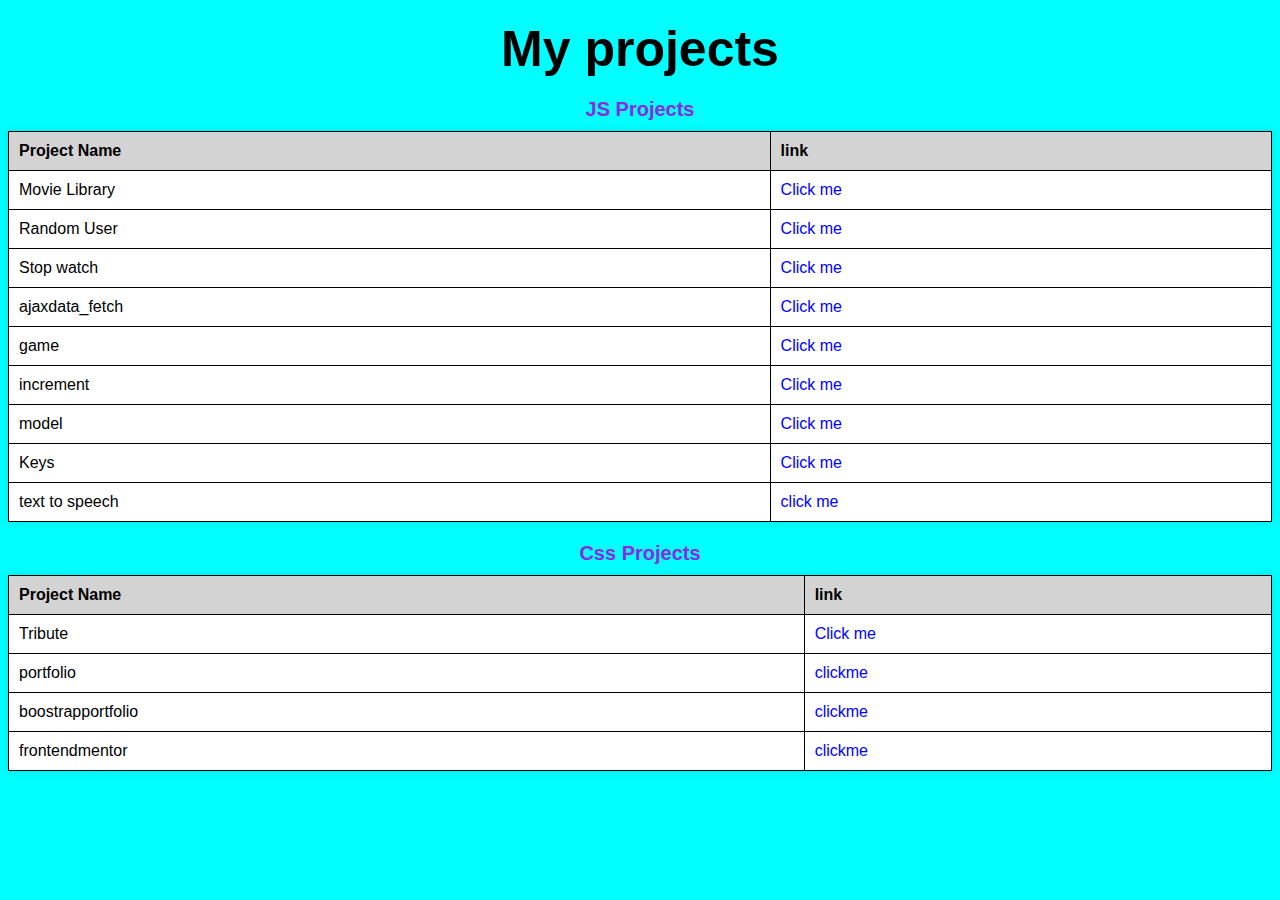
<file: index.html>
<!DOCTYPE html>
<html lang="en">
<head>
    <meta charset="UTF-8">
    <meta name="viewport" content="width=>, initial-scale=1.0">
    <title>My html</title>
    <style>
         body {
            background-color: aqua;
            font-family: Arial, sans-serif;
        }
        table {
            width: 100%;
          border-collapse: collapse;
            margin-top: 10px;
            background-color: white;
            box-shadow: 0 0 10px rgba(0, 0, 0, 0.1);
        }
        caption {
            caption-side: top;
            font-size:50px;
            font-weight: bold;
            padding: 10px;
        }
        th, td {
            padding: 10px;
            border: 1px solid black;
            text-align:left;
        }
        th {
            background-color: lightgrey;
        }
        a {
            color: blue;
            text-decoration: none;
        }
        a:hover {
            text-decoration: underline;
        }
    </style>
</head>
<body>
    
    <table>
        <caption>My projects</caption>
        <caption style="font-size:20px; color: blueviolet;">JS Projects</caption>
        <tr>
            <th>Project Name</th>
            <th>link</th>
        </tr>
                <tr>
                <td>Movie Library</td>
                <td> <a href="./movielibrary/index.html" target="_blank">Click me</a> </td>
                </tr>
                <tr>
                <td>Random User</td>
                <td> <a href="./newuser/index.html" target="_blank">Click me</a> </td>
                </tr>
                <tr>
                <td>Stop watch</td>
                <td> <a href="./stopwatch/index.html" target="_blank">Click me</a> </td>
                </tr>
                <tr>
                    <td>ajaxdata_fetch</td>
                    <td><a href="./ajaxdata_fetch/index.html" target="_blank">Click me</a> </td>
                </tr>
                <tr>
                    <td>game</td>
                    <td><a href="./game/index.html" target="_blank">Click me</a> </td>
                </tr>
                <tr>
                    <td>increment</td>
                    <td><a href="./increment/index.html" target="_blank">Click me</a> </td>
                </tr>
                <tr>
                    <td>model</td>
                    <td><a href="./model/index.html" target="_blank">Click me</a> </td>
                </tr>
                <tr>
                    <td>Keys</td>
                    <td><a href="./flex/index.html">Click me</a> </td>
                </tr>

                <tr>
                    <td>text to speech</td>
                    <td><a href="./text to speech/index.html">click me</a> </td>
                </tr>
    </table>
   
    <table>
        
        <caption style="font-size:20px; color: blueviolet;">Css Projects</caption>
        
        <tr>
            <th>Project Name</th>
            <th>link</th>
        </tr>
        <tr>
            <td>Tribute</td>
            <td> <a href="./tribute/index.html" target="_blank">Click me</a> </td>
        </tr>

        <tr>
            <td>portfolio</td>
            <td><a href="./portfolio/index.html">clickme</a> </td>
        </tr>
        
        <tr>
            <td>boostrapportfolio</td>
            <td><a href="./bootstrapportfolio/index.html">clickme</a> </td>
        </tr>

        <tr>
            <td>frontendmentor</td>
            <td><a href="./frontend mentor/index.html">clickme</a> </td>
        </tr>
       


    </table>
</body>
</html>
</file>
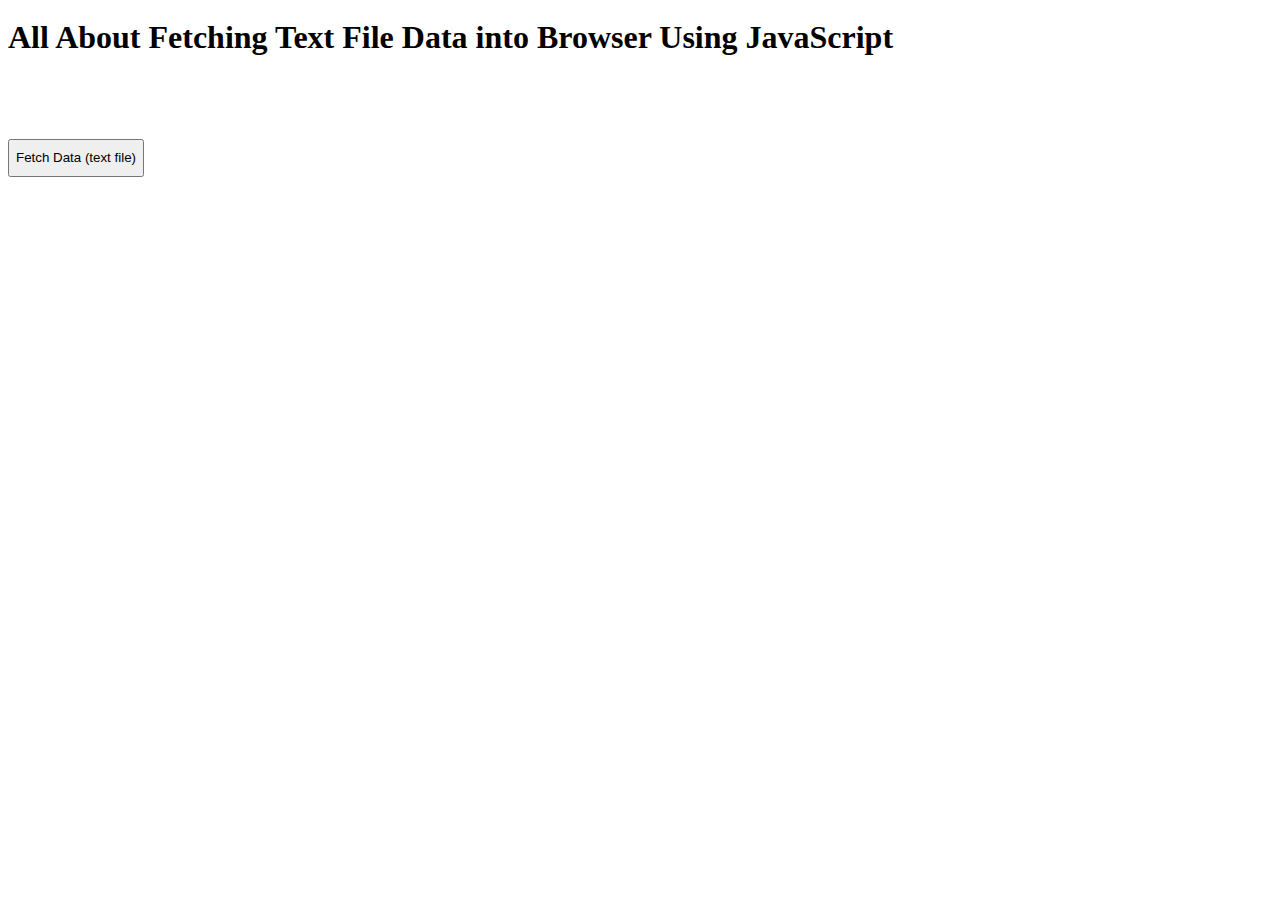
<file: ajaxdata_fetch/index.html>
<!DOCTYPE html>
<html>
<head>
    <title>Fetch Data Example</title>
    <style>
        * {
            box-sizing: border-box;
            text-align: center;
            text-align: justify;
            line-height: 2rem;
            cursor: pointer;
        }
    </style>
</head>
<body>

    <h1>All About Fetching Text File Data into Browser Using JavaScript</h1><br><br>

    <div id="result"></div>
    <button onclick="fetchData()">Fetch Data (text file)</button>

    <script>
        function fetchData() {
            fetch('http://127.0.0.1:3000/ajaxdata_fetch/example.txt')
                .then(response => {
                    if (!response.ok) {
                        throw new Error('Network response was not ok ' + response.statusText);
                    }
                    return response.text();
                })
                .then(data => {
                    document.getElementById('result').innerHTML = data;
                })
                .catch(error => {
                    console.error('There was a problem with the fetch operation:', error);
                });
        }
    </script>
</body>
</html>
</file>
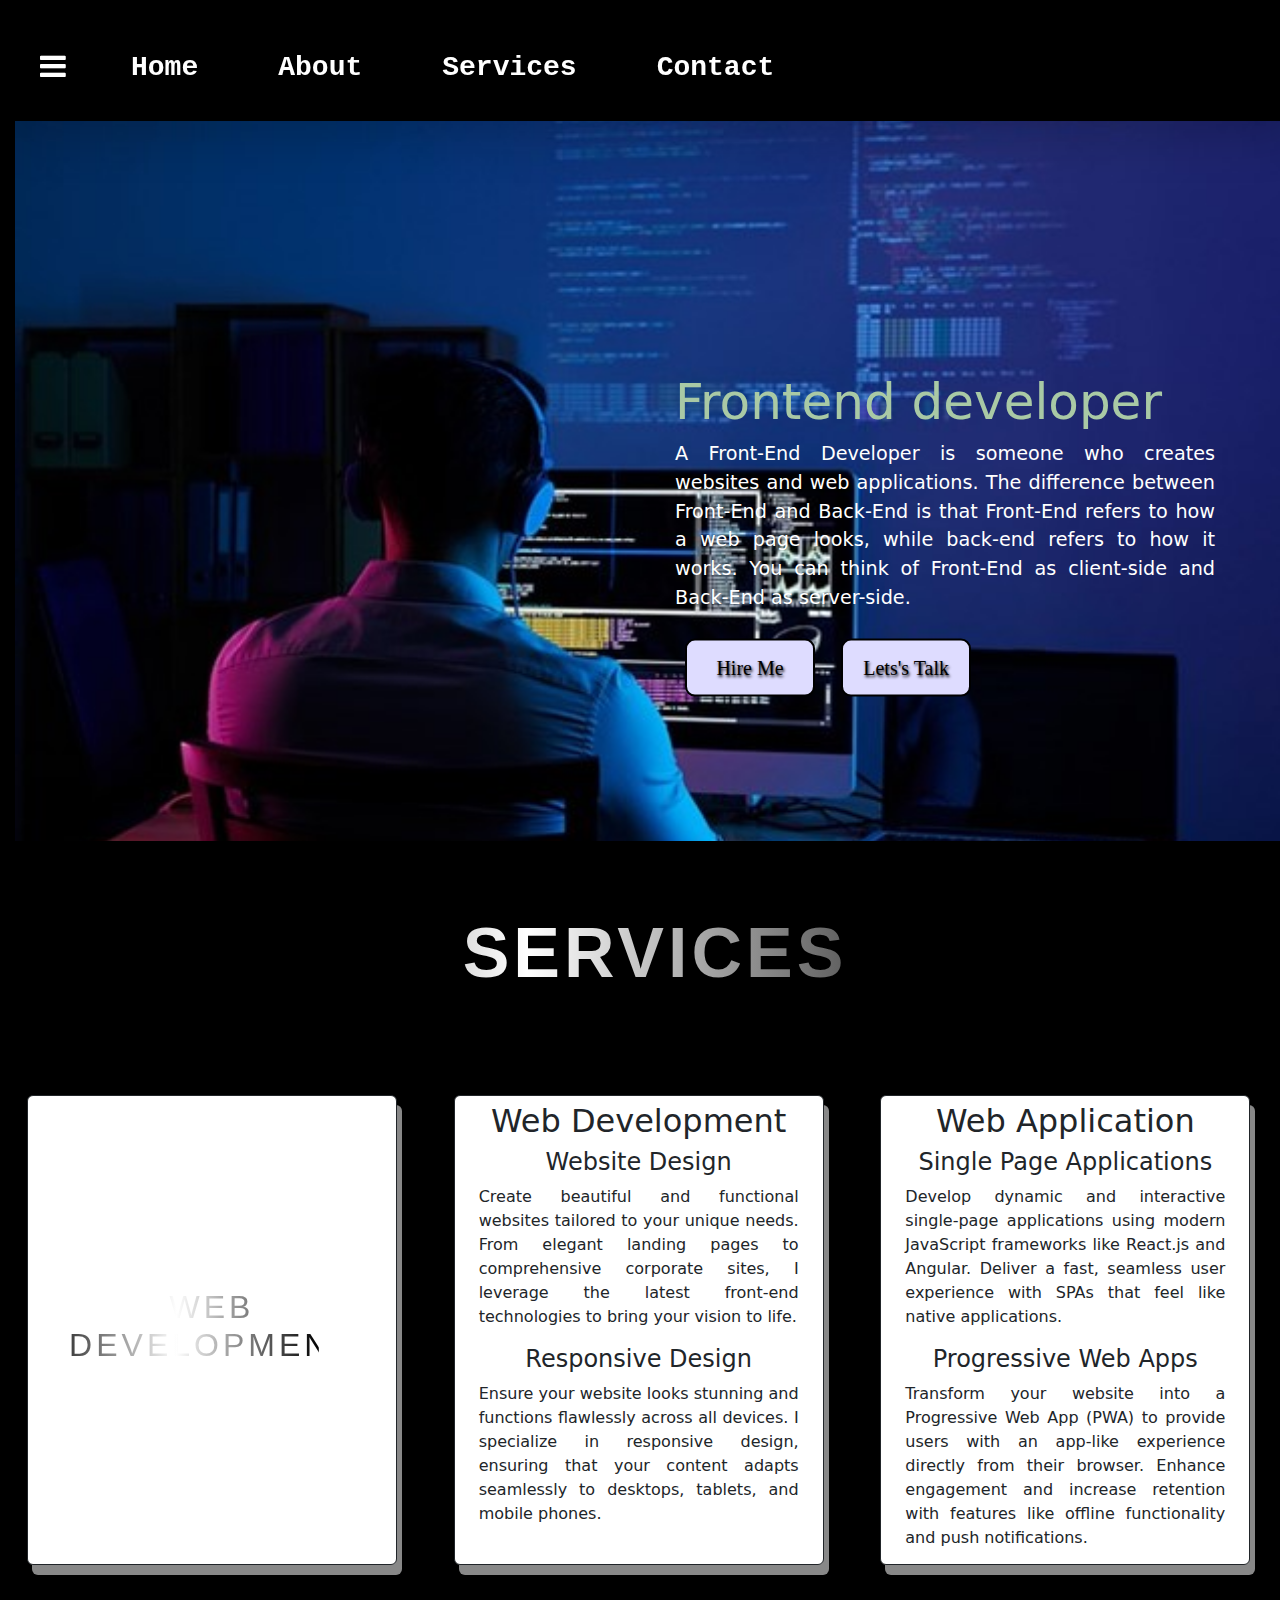
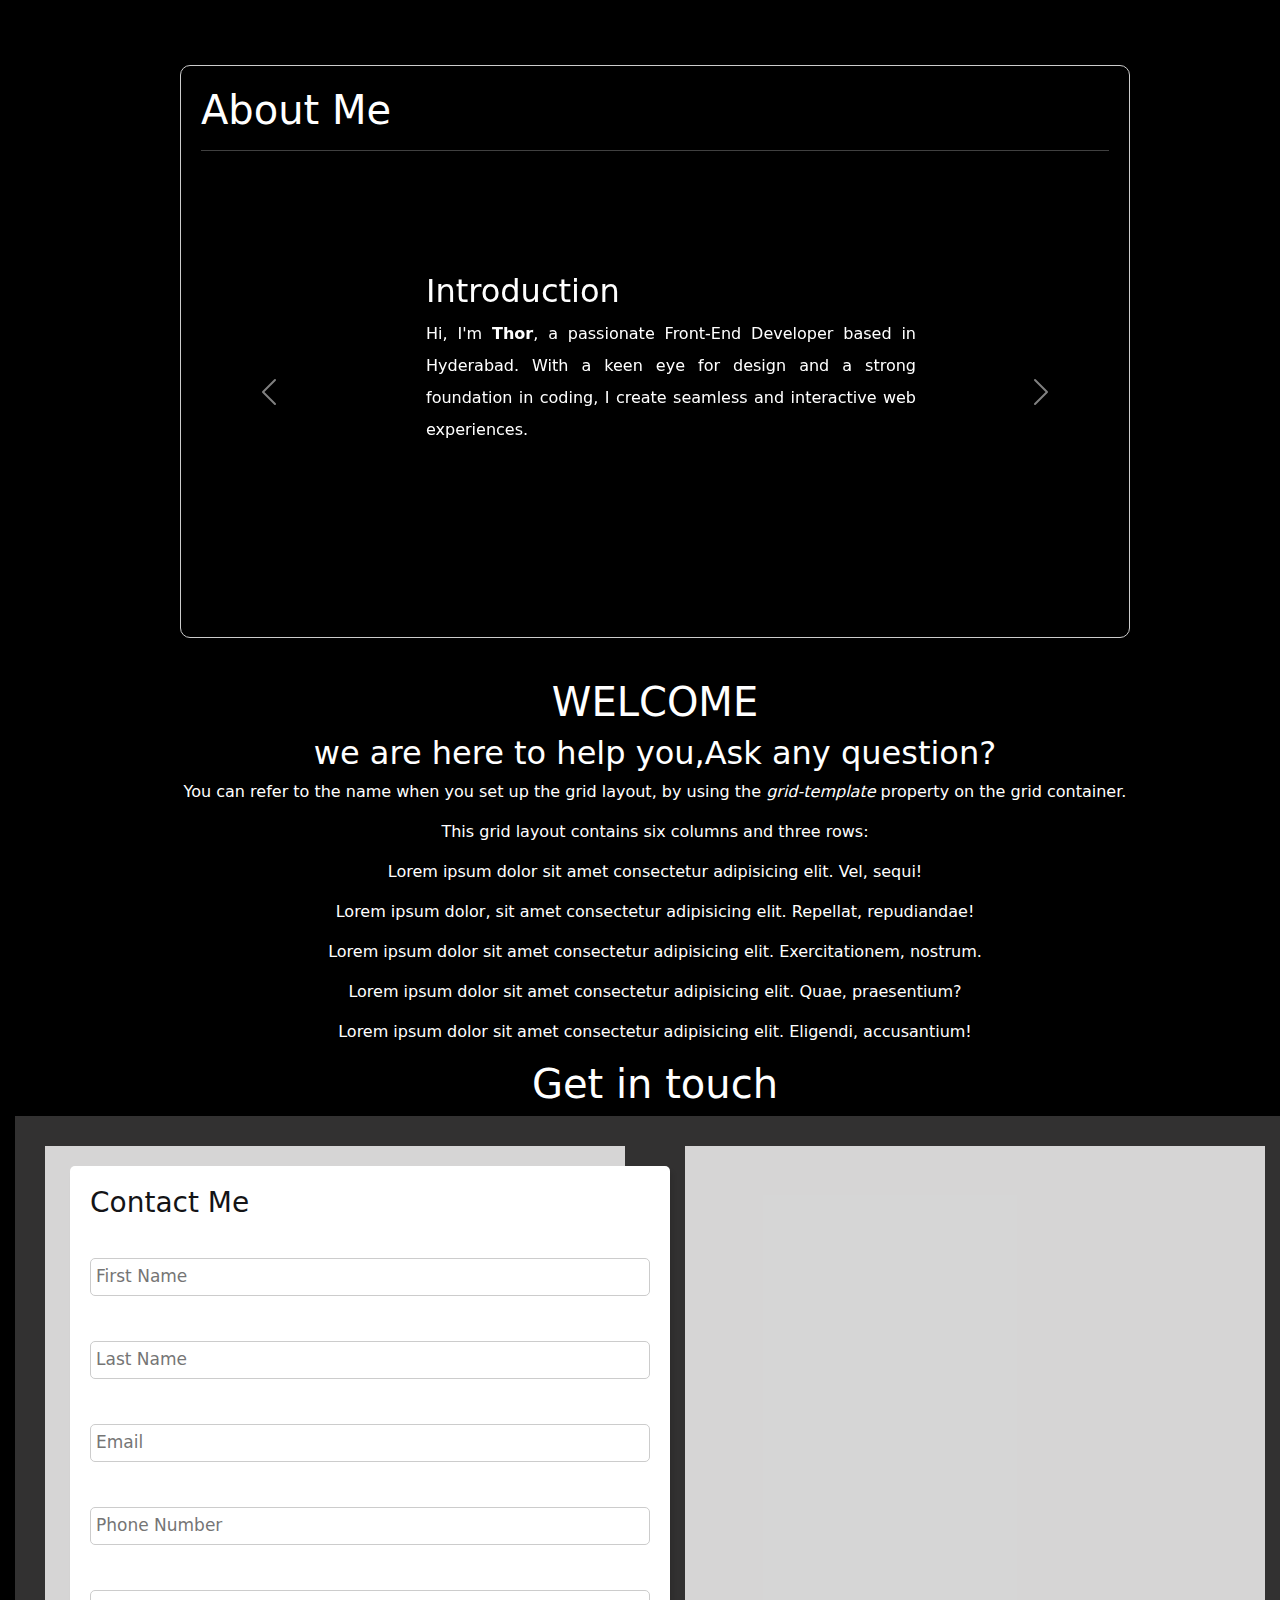
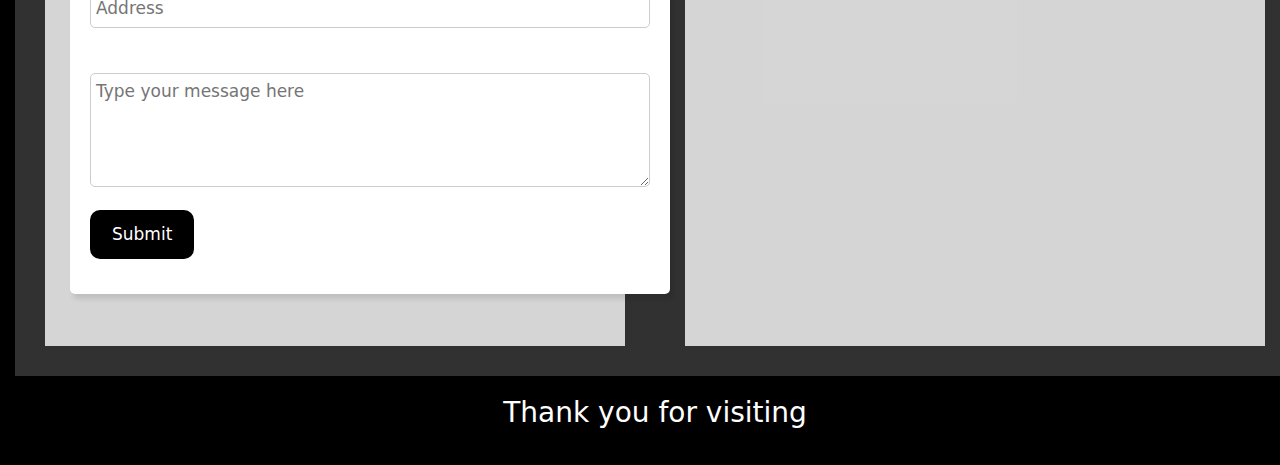
<file: bootstrapportfolio/index.html>
<!DOCTYPE html>
<html lang="en">
<head>
    <meta charset="UTF-8">
    <meta name="viewport" content="width=device-width, initial-scale=1.0">
    <title>Document</title>
    <link rel="stylesheet" href="https://cdnjs.cloudflare.com/ajax/libs/font-awesome/4.7.0/css/font-awesome.min.css">
    <link href="https://cdn.jsdelivr.net/npm/bootstrap@5.3.3/dist/css/bootstrap.min.css" rel="stylesheet" integrity="sha384-QWTKZyjpPEjISv5WaRU9OFeRpok6YctnYmDr5pNlyT2bRjXh0JMhjY6hW+ALEwIH" crossorigin="anonymous">
    <style>
        @import url("https://fonts.googleapis.com/css2?family=Roboto:ital,wght@0,100;0,300;0,400;0,500;0,700;0,900;1,100;1,300;1,400;1,500;1,700;1,900&display=swap");
        .image-container {
            position: relative;
            width: 100%;
            height: 80vh;
        }
  
        .image-container img {
            width: 100%;
            height: 100%;
            object-fit: cover;
        }
        .image-text {
            position: absolute;
            text-align: justify;
            top: 50%;
            left: 50%;
            transform: translateY(-50%);
            color: white;
            background-color:none;
            padding: 20px;
            padding-right: 80px;
            font-size:larger;
        }
        .image-text button{
          background-color:#dedcff;
          color: black;
          margin: 10px;
          border-radius: 10px;
          padding: 12px;
          text-shadow: 1px 2px 3px;
          border: 2px solid black;
          font-family: 'Times New Roman', Times, serif;
          width:130px;
          font-size: 20px;  
        }
        .hd1{
          font-size:100px;
          font-family: 'Times New Roman', Times, serif;
        }
        .hd2{
          font-size: 50px;
          color:#a9c9a5;
        }
        .btn2:hover{
          transform:scale(1.2);
          color: aqua;
          padding: 5px;
          border: 2px solid white;
          background-color: black;
          transition: .3s;
          }          
body {
  background-color: #010;
  width: 100vw;
}
.hero_section div{
  height: 80px;
  width: 270px; 
  padding-top: 12px;
  text-align: left;
  color: white;
  background-color: black;
  margin-bottom: 30px;
  align-items: center;
  border-radius: 3px;
  position: relative;
  left: 10px;
  bottom: 3px;
  
}
.hero_section a{
  text-decoration: none;
}
.hero_section div:hover{
  color: blue;
}
.title {
  font-family: "Cairo";
  text-align: center;
  color: #FFF;
  display: flex;
  flex-direction: column;
  align-items: center;
  justify-content: center;
  height: 100vh;
  letter-spacing: 1px;
  
}

.hd1 {
  background-image: url(https://media.giphy.com/media/26BROrSHlmyzzHf3i/giphy.gif);
  color: transparent;
  -moz-background-clip: text;
  -webkit-background-clip: text;
  text-transform:uppercase;
  font-size: 80px;
  margin: 10px 0;
}

<!--servicestart-->
*{box-sizing: border-box;}
    .card-block {
    border: 2px solid;
    position: relative;
    height: 470px;
    width: 370px;
    top: 250px;
    border: 1px solid;
  padding: 6px;
  box-shadow: 5px 10px #888888;
  text-align: center;
}
.card-block p{text-align: justify;

}
    body{
        background-color: black;
        margin: 15px;
 
    }
    .card:hover{
        transform: scale(1.1);
        transition: all ease-in-out;
        transition: .7s;
        border: 1px solid;
        padding: 7px;
        box-shadow: 5px 10px #505152;
}
.web{
  text-align: center;
  background-color: #000;
  position: relative;
  font-family: sans-serif;
  text-transform: uppercase;
  font-size: 2em;
  letter-spacing: 4px;
  overflow: hidden;
  background: linear-gradient(90deg, #000, #fff, #000);
  background-repeat: no-repeat;
  background-size: 80%;
  animation: animate 3s linear infinite;
  -webkit-background-clip: text;
  -webkit-text-fill-color: rgba(255, 255, 255, 0);
}

@keyframes animate {
  0% {
    background-position: -500%;
  }
  100% {
    background-position: 500%;
  }
}

/* about page*/
        body {
            background-color: black;
            color: white;

        }
        .carousel-item {
            height: 450px;
            display: flex;
            align-items: center;
            justify-content: center;
            padding: 5px;
            text-align: center;
            width:500px;
            position: relative;
            left: 220px;
            bottom: -100px;
            text-align: justify;
            line-height: 2;
            font-size: 16px;
           
            
            
        }
        .h1h2p{
            color: white;
           
           
        }
        .container {
            background-color: black;
            border: 1px solid #ccc;
            padding: 20px;
            border-radius: 10px;
            width: 950px;
           
        }

/* contact*/
.item1 { grid-area: header; }
.item2 { grid-area: main; }
.grid-container {
  display: grid;
  display: flex;
  grid-template:
    'header header header header header header'
    'main main main main main main';
  grid-gap: 20px;
  background-color: rgb(50, 49, 49);
  padding: 10px;
}
.grid-container > div {
  background-color: rgba(255, 255, 255, 0.8);
  text-align: center;
  padding: 10px;
  font-size: 17px;
  height: 800px;
  width: 1200px;
  margin: 20px;
  padding-top:10px;

}
*{
  box-sizing: border-box;
  
}

.contact {
  background-color:white;
  margin: 10px;
  padding: 20px;
  border-radius: 5px;
  width: 600px;
  text-align: left;
  box-shadow: 3px 5px 5px rgba(1, 1, 1, 0.1);
  transition: transform 0.2s ease-in-out, box-shadow 0.2s ease-in-out;
  position: absolute;
  left: 60px;
 
}

.contact:hover {
  transform: scale(1.04);
  box-shadow: 3px 5px 5px rgba(1, 1, 1, 0.3);
}

.contact h3 {
  color: rgb(20, 20, 22);
 
}



.form_group {
  margin-bottom: 15px;
}

.form_group label {
  display: block;
  margin-bottom: 5px;
  font-weight: 50px;
}

.form_group input,
.form_group textarea {
  width: 100%;
  padding: 5px;
  border: 1px solid #ccc;
  border-radius: 5px;
  background-color: white;
  box-sizing: border-box;
}

.form_group input[type="submit"] {
  width: auto;
  background-color: black;
  color: white;
  border: none;
  padding: 10px 20px;
  cursor: pointer;
  border-radius: 10px;
  border: 2px solid black;
}

.form_group input[type="submit"]:hover {
  transform: scale(1.2);
  background-color: #0056b3;
}
.text h1 h2 p{
 
  align-items: center;
  text-align: justify;
  position: relative;
}


</style>
</head>
<body>
 <nav class="sticky-top">
  <ul class="nav sticky-lg-top bg-black p-4 gap-5 font-monospace shadow-lg fw-bold fs-3">
    <button class="btn btn-black p-0 " type="button" data-bs-toggle="offcanvas" data-bs-target="#offcanvasExample" aria-controls="offcanvasExample">
      <i class="fa fa-bars" style="font-size:30px;color:white"></i>
    </button>
    <div class="offcanvas offcanvas-start bg-black text-white" tabindex="-1" id="offcanvasExample" aria-labelledby="offcanvasExampleLabel">
      <div class="offcanvas-header">
        <h3 class="offcanvas-title" id="offcanvasExampleLabel" style="position: relative;left:5px;">Information</h3>
        <button type="button" class="btn-close text-white" data-bs-dismiss="offcanvas" aria-label="Close"></button>
      </div>
      <div class="offcanvas-body">
        <div>
          <h4 >To learn web development</h4>
        </div>
          
          <section class="hero_section"> 
            <div class="text_container-fluid">
             <a href="https://www.w3schools.com/html/"><div class="box">Html</div></a> 
             <a href="https://www.w3schools.com/Css/"><div class="box">Css</div></a>
             <a href="https://getbootstrap.com/"><div class="box">Boostrap</div></a>
             <a href="https://www.w3schools.com/js/"><div class="box">Java script</div></a>
             <a href="https://react.dev/learn"><div class="box">React</div></a>
             <a href="https://angular.dev/tutorials/learn-angular"><div class="box">Angular</div></a>
          </div>
          </section>

        </div>
      </div>
    </div>
    <li class="nav-item">
      <a class="nav-link active text-white link-primary" aria-current="page" href="#">Home</a>
    </li>
    <li class="nav-item">
      <a class="nav-link text-white link-primary" href="#about">About</a>
    </li>
    <li class="nav-item">
      <a class="nav-link text-white link-primary" href="#services">Services</a></li>
    <li class="nav-item">
      <a class="nav-link text-white link-primary" href="#contactme">Contact</a>
    </li>
  </ul>
 </nav>
 <div class="image-container">
  <img src="./Picture2.jpg" alt="Descriptive Image">
  <div class="image-text">
      <h1 class="hd1"> Hi i'm Thor</h1>
    <h2 class="hd2">Frontend developer</h2>
    <p class="para">A Front-End Developer is someone who creates websites and web applications. The difference between Front-End and Back-End is that Front-End refers to how a web page looks, while back-end refers to how it works. You can think of Front-End as client-side and Back-End as server-side.</p>
    <a href="./hireme.html"><button class="btn2">Hire Me</button></a>
    <a href="./hireme.html"><button class="btn2">Lets's Talk</button></a>
  </div>
 </div>
<!-- service -->

<h1 class="web" id="services" style="font-size: 70px;margin-top: 70px;margin-bottom: -150px;font-weight: bold;">Services</h1>
 <div class="container-fluid">
  <div class="row flex-nowrap">
      <div class="col-4">
          <div class="card card-block justify-content-center">
              <h1 class="web">Web Development</h1>
          </div>
          
      </div>
      <div class="col-4">
          <div class="card card-block px-4">
                 <h2>Web Development</h2> 
                  <h4>Website Design </h4>
        <p> Create beautiful and functional websites tailored to your unique needs. From elegant landing pages to comprehensive corporate sites, I leverage the latest front-end technologies to bring your vision to life.
               </p>
       <h4>Responsive Design</h4>
    <p>Ensure your website looks stunning and functions flawlessly across all devices. I specialize in responsive design, ensuring that your content adapts seamlessly to desktops, tablets, and mobile phones.
         </p>                    
          </div>
      </div>
      <div class="col-4">
          <div class="card card-block px-4">
              <h2>Web Application </h2> 
              <h4>Single Page Applications</h4>
            <p>
              Develop dynamic and interactive single-page applications using modern JavaScript frameworks like React.js and Angular. Deliver a fast, seamless user experience with SPAs that feel like native applications.</p>
   <h4>Progressive Web Apps</h4>
<p>Transform your website into a Progressive Web App (PWA) to provide users with an app-like experience directly from their browser. Enhance engagement and increase retention with features like offline functionality and push notifications.</p>                    
      </div>
  </div>
      <div class="col-4">
          <div class="card card-block px-4">
              <h2>Performance opt</h2> 
              <h4>Site Speed Improvements</h4>
            <p>Boost your website's performance and load times to provide visitors with a fast and responsive browsing experience. I optimize code, images, and assets to minimize load times and improve overall site speed.</p>
   <h4>SEO Best Practices</h4>
   <p>Implement search engine optimization (SEO) best practices to improve your website's visibility and drive organic traffic. From keyword research to on-page optimization, I help you climb the search engine rankings and reach your target audience.</p>
          </div>
      </div>
      <div class="col-4">
          <div class="card card-block px-4">
              <h2>Maintenance</h2> 
              <h4>Ongoing Website</h4>
            <p>Ensure your website remains secure, up-to-date, and fully functional with ongoing maintenance and support services. From software updates to security patches, I provide peace of mind so you can focus on your business.</p>
   <h4>Troubleshooting and Bug Fixing</h4>
   <p>Resolve technical issues and bugs quickly and efficiently to minimize downtime and ensure a smooth user experience. I offer prompt troubleshooting and bug fixing services to keep your website running smoothly at all times.</p>
      </div>
      
  </div></div>
</div>
<!--service end-->

<!--about page-->

  <div class="container" id="about" style="margin-top:350px">
      <h1 class="h1h2p">About Me</h1>
      <hr>
      <div id="aboutCarousel" class="carousel slide carousel-fade" data-bs-ride="carousel">
          <div class="carousel-inner">
              <div class="carousel-item active">
                  <div>
                      <h2 class="h1h2p">Introduction</h2>
                      <p>Hi, I'm <strong>Thor</strong>, a passionate Front-End Developer based in Hyderabad. With a keen eye for design and a strong foundation in coding, I create seamless and interactive web experiences.</p>
                  </div>
              </div>
              <div class="carousel-item">
                  <div>
                      <h2 class="h1h2p">Biography</h2>
                      <p class="h1h2p">I began my journey into the world of web development 2 years ago. After completing my degree in <strong>[Your Degree]</strong> from <strong>[Your University]</strong>, I immersed myself in various projects that honed my skills in HTML, CSS, JavaScript, and modern frameworks like React and Angular.</p>
                      <p>During my career, I’ve had the pleasure of working with diverse teams, from startups to established companies. Each experience has enriched my understanding of the digital landscape and refined my ability to solve complex problems with elegant solutions.</p>
                  </div>
              </div>
              <div class="carousel-item">
                  <div>
                      <h2 class="h1h2p">Skills</h2>
                      <ul>
                          <li>Languages & Frameworks: HTML, CSS, JavaScript, React, Angular, Vue.js</li>
                          <li>Tools & Platforms: Git, Webpack, VS Code, Figma, Adobe XD</li>
                          <li>Other Skills: Responsive Design, UI/UX Design, API Integration, Performance Optimization</li>
                      </ul>
                  </div>
              </div>
              <div class="carousel-item">
                  <div>
                      <h2 class="h1h2p">Personal Touch</h2>
                      <p class="h1h2p">When I’m not coding, you’ll find me exploring the outdoors, experimenting with new recipes, or contributing to open-source projects. My love for continuous learning drives me to stay updated with the latest trends and technologies in web development.</p>
                  </div>
              </div>
              <div class="carousel-item">
                  <div>
                      <h2 class="h1h2p">Values and Philosophy</h2>
                      <p class="h1h2p">I believe in the power of clean, efficient code and intuitive design. My goal is to create user-centric web applications that not only meet but exceed client expectations. I’m dedicated to maintaining high standards in every project, ensuring that the final product is both functional and aesthetically pleasing.</p>
                  </div>
              </div>
              <div class="carousel-item">
                  <div>
                      <h2 class="h1h2p">Call to Action</h2>
                      <p classs="h1h2p">I invite you to explore my <a href="#portfolio" style="color: #0d6efd;">portfolio</a> and see some of the projects I've been working on. If you’re interested in collaborating or have any opportunities, please <a href="#contact" style="color: #0d6efd;">get in touch</a>.</p>
                  </div>
              </div>
          </div>
          <button class="carousel-control-prev" type="button" data-bs-target="#aboutCarousel" data-bs-slide="prev">
              <span class="carousel-control-prev-icon" aria-hidden="true"></span>
              <span class="visually-hidden">Previous</span>
          </button>
          <button class="carousel-control-next" type="button" data-bs-target="#aboutCarousel" data-bs-slide="next">
              <span class="carousel-control-next-icon" aria-hidden="true"></span>
              <span class="visually-hidden">Next</span>
          </button>
      </div>
  </div>
<!--contact me-->
<div class="text" id="contactme" style="position: relative;text-align: center;margin-top: 40px;">
  <h1>WELCOME</h1>
  <h2>we are here to help you,Ask any question?</h2>
  <p>You can refer to the name when you set up the grid layout, by using the <em>grid-template</em> property on the grid container.</p>
  <p>This grid layout contains six columns and three rows:</p>
  <p>Lorem ipsum dolor sit amet consectetur adipisicing elit. Vel, sequi!</p>
  <p>Lorem ipsum dolor, sit amet consectetur adipisicing elit. Repellat, repudiandae!</p>
  <p>Lorem ipsum dolor sit amet consectetur adipisicing elit. Exercitationem, nostrum.</p>
  <p>Lorem ipsum dolor sit amet consectetur adipisicing elit. Quae, praesentium?</p>
  <p>Lorem ipsum dolor sit amet consectetur adipisicing elit. Eligendi, accusantium!</p>
  <h1>Get in touch</h1>
  </div>
  <div class="grid-container m-xl-0 ">
    <div class="item1"><div class="contact">
      <h3>Contact Me</h3>
      <form class="forms">
        <div class="form_group">
          <label for="first_name">First Name</label>
          <input type="text" id="first_name" name="first_name" placeholder="First Name" required>
        </div>
  
        <div class="form_group">
          <label for="last_name">Last Name</label>
          <input type="text" id="last_name" name="last_name" placeholder="Last Name" required>
        </div>
  
        <div class="form_group">
          <label for="email">Email</label>
          <input type="email" id="email" name="email" placeholder="Email" required>
        </div>
  
        <div class="form_group">
          <label for="phone">Phone Number</label>
          <input type="tel" id="phone" name="phone" placeholder="Phone Number" required>
        </div>
  
        <div class="form_group">
          <label for="address">Address</label>
          <input type="text" id="address" name="address" placeholder="Address" required>
        </div>
  
        <div class="form_group">
          <label for="message">Message</label>
          <textarea id="message" name="message" placeholder="Type your message here" rows="4" required></textarea>
        </div>
  
        <div class="form_group" id="lst">
          <input type="submit" value="Submit">
        </div>
      </form>
    </div></div>
    <div class="item2">
      <div style="position:absolute;display: flex;flex-wrap:nowrap;top:1140pxpx;left: 800px;">
        <iframe src="https://www.google.com/maps/embed?pb=!1m18!1m12!1m3!1d3806.4636410468024!2d78.44674817489536!3d17.437509301359828!2m3!1f0!2f0!3f0!3m2!1i1024!2i768!4f13.1!3m3!1m2!1s0x3bcb9105a6f1f155%3A0x1d5b937bcaea00ab!2sNaresh%20it!5e0!3m2!1sen!2sin!4v1716702906340!5m2!1sen!2sin" width="600" height="720" style="border:0;" allowfullscreen="" loading="lazy" referrerpolicy="no-referrer-when-downgrade"></iframe>
        </div>
    </div>
  </div>
  <footer>
    <h3 style="background-color: black; text-align: center; color: white; padding: 20px;">Thank you for visiting</h3>
  </footer>
<script src="https://cdn.jsdelivr.net/npm/bootstrap@5.3.3/dist/js/bootstrap.bundle.min.js" integrity="sha384-YvpcrYf0tY3lHB60NNkmXc5s9fDVZLESaAA55NDzOxhy9GkcIdslK1eN7N6jIeHz" crossorigin="anonymous"></script>
</body>
</html>
</file>
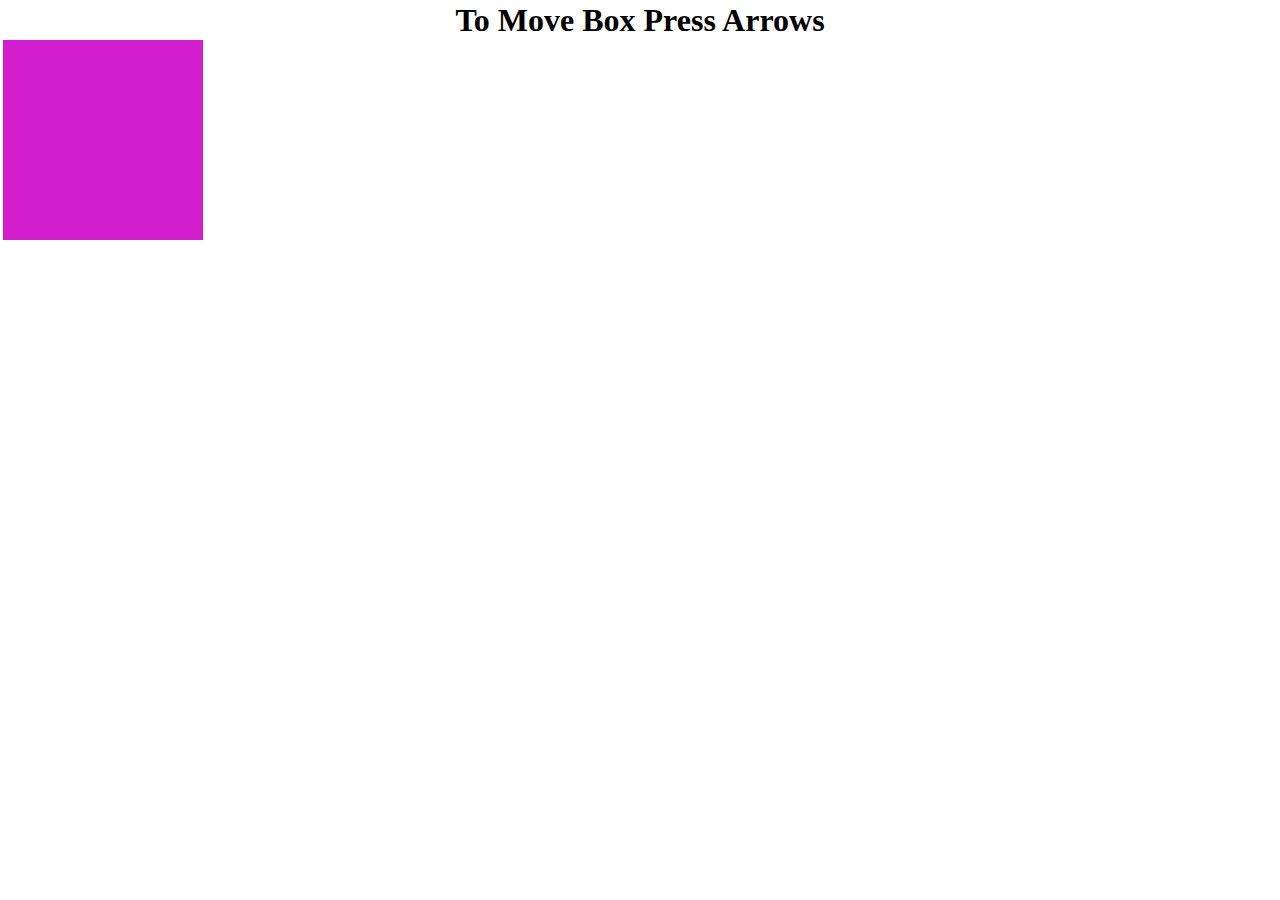
<file: flex/index.html>
<!DOCTYPE html>
<html lang="en">
<head>
    <meta charset="UTF-8">
    <meta name="viewport" content="width=device-width, initial-scale=1.0">
    <title>emoji</title>
    <link rel="stylesheet" href="style.css">
</head>
<body>
        <h1>To Move Box Press Arrows</h1>
        <h1 id="myh1"></h1>
        <script src="index.js"></script>
    
   
</body>
</html>
</file>
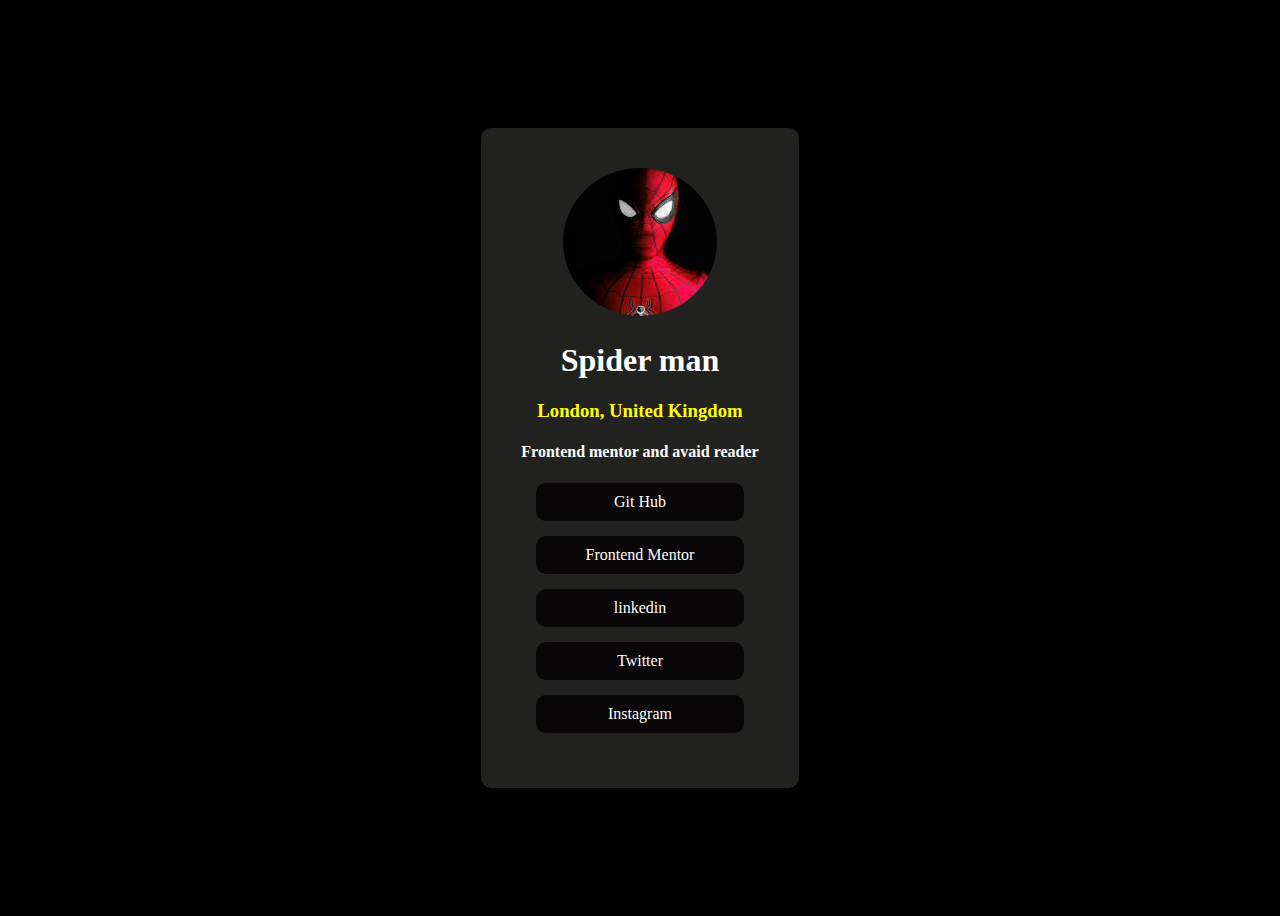
<file: frontend mentor/index.html>
<!DOCTYPE html>
<html lang="en">
<head>
    <meta charset="UTF-8">
    <meta name="viewport" content="width=device-width, initial-scale=1.0">
    <title>Document</title>
    <link rel="stylesheet" href="style.css">
</head>
<body>
    <div class="main">
        <div class="div1">
        <img src="[data-uri]" alt="image">
        <h1>Spider man</h1>
        <h3>London, United Kingdom</h3>
        <h4>Frontend mentor and avaid reader</h4>
        </div>
        
        <div class="box">Git Hub</div>
        <div class="box">Frontend Mentor</div>
        <div class="box">linkedin</div>
        <div class="box">Twitter</div>
        <div class="box">Instagram</div>
      

    </div>
</body>
</html>
</file>
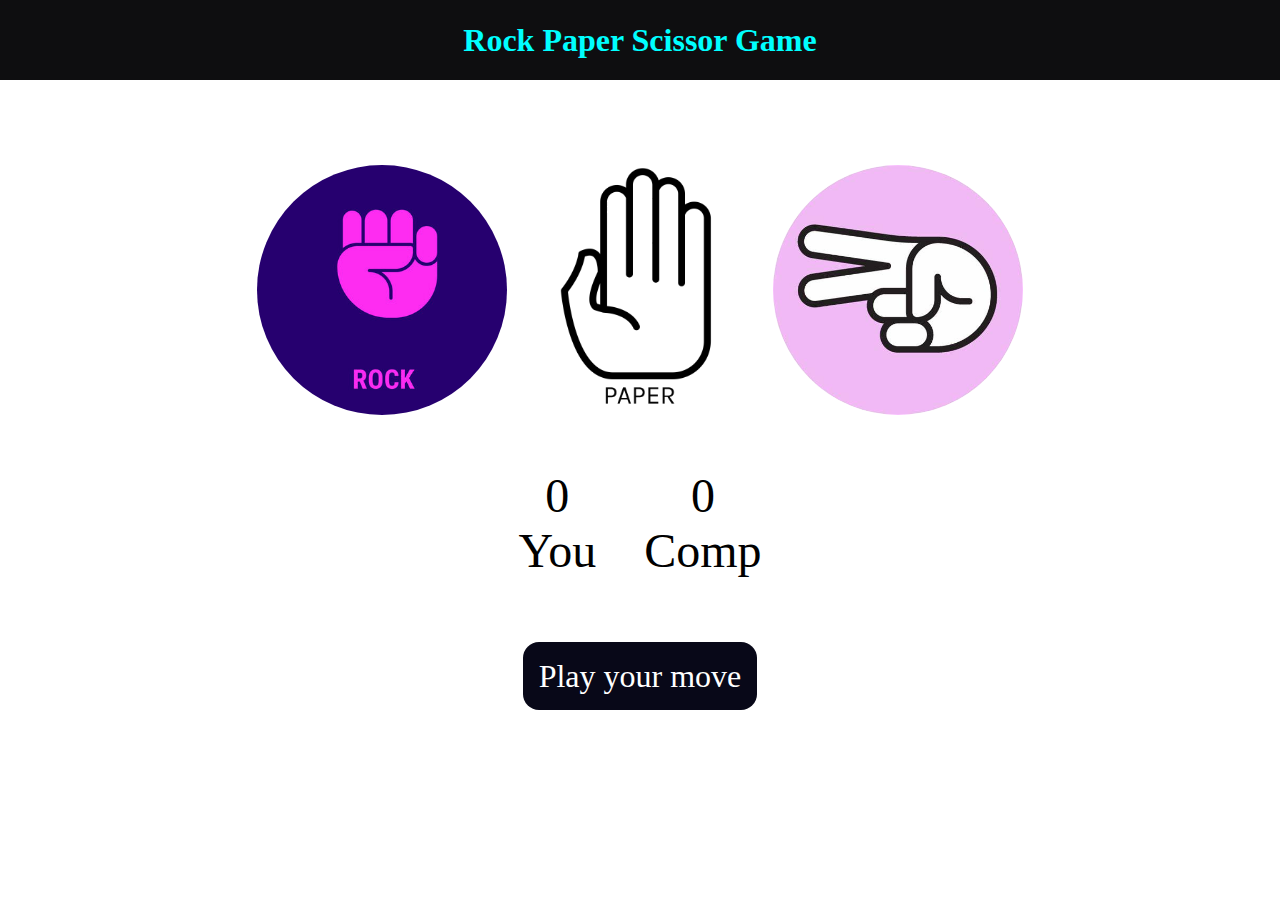
<file: game/index.html>
<!DOCTYPE html>
<html lang="en">
<head>
    <meta charset="UTF-8">
    <meta name="viewport" content="width=device-width, initial-scale=1.0">
    <title>Rock Paper Scissor Game</title>
    <link rel="stylesheet" href="style.css"/>
</head>

<body>
    <h1 class="box">Rock Paper Scissor Game</h1>
    <div class="choices">
        <div class="choice" id="rock">
            <img src="./image.png" alt="Rock">
        </div>
        <div class="choice" id="paper">
            <img src="./paper.png" alt="Paper">
        </div>
        <div class="choice" id="scissors">
            <img src="./OIP.jpeg" alt="Scissors">
        </div>
    </div>
    <div class="score-board">
        <div class="score">
            <p id="user-score">0</p>
            <p>You</p>
        </div>
        <div class="score">
            <p id="comp-score">0</p> 
            <p>Comp</p>
        </div>
    </div>
    <div class="msg-container">
        <p id="msg">Play your move</p>
    </div>
    <script src="scriptgame.js"></script> 
</body>
</html>
</file>
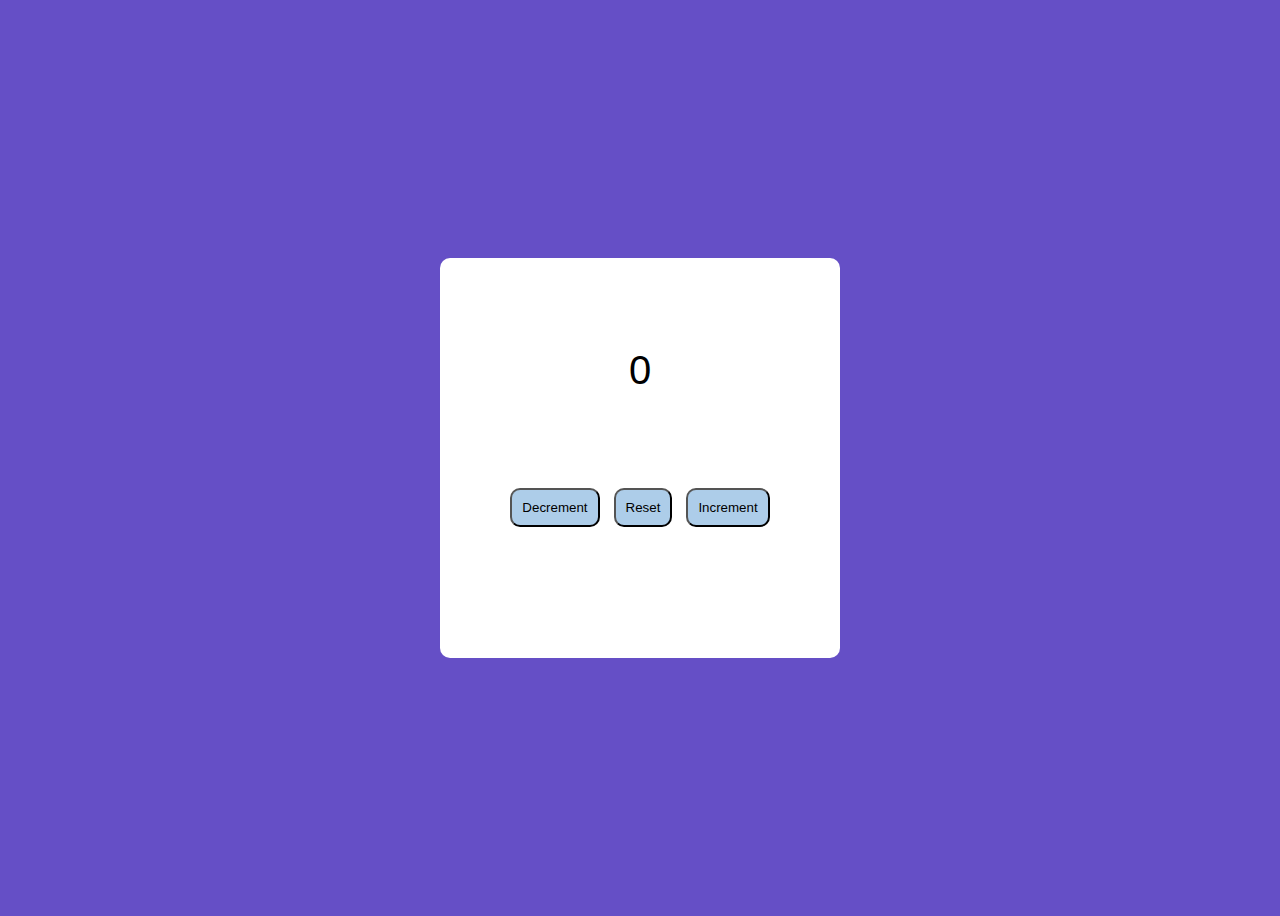
<file: increment/index.html>
<!DOCTYPE html>
<html lang="en">
    <style>
       *{
        box-sizing: border-box;
        background-color: rgb(101, 79, 198);
       } 

      body{
        display: flex;
        text-align: center;
        align-items: center;
        height: 100vh;
      }

       #pc{
        height: 400px;
        width: 400px;
        background-color: white;
        position: relative;
        border-radius: 10px;
        margin:auto;
    }
    #count{
        text-align: center;
        padding: 50px;
        border-radius: 20px;
        background-color: white;
    }
    button{
        margin: 5px;
        padding: 10px;
        border-radius: 10px;
        background-color: rgb(173, 205, 233);
    }
    #count{
        font-family: 'Lucida Sans', 'Lucida Sans Regular', 'Lucida Grande', 'Lucida Sans Unicode', Geneva, Verdana, sans-serif;
        font-size: 40px;
    }
    #evenorodd{
        background-color: white;
        font-size: 30px;
        color:red;
    }

    </style>
<head>
    <meta charset="UTF-8">
    <meta name="viewport" content="width=device-width, initial-scale=1.0">
    <title>Document</title>
</head>
<body>
    
   
    <div id="pc">
    <p id="evenorodd"></p>
    <p id="count"> </p> 
    <button id="dec">Decrement</button>
    <button id="reset">Reset</button>
    <button id="inc">Increment</button> 
   </div>
    <script src="script.js"></script>
</body>
</html>
</file>
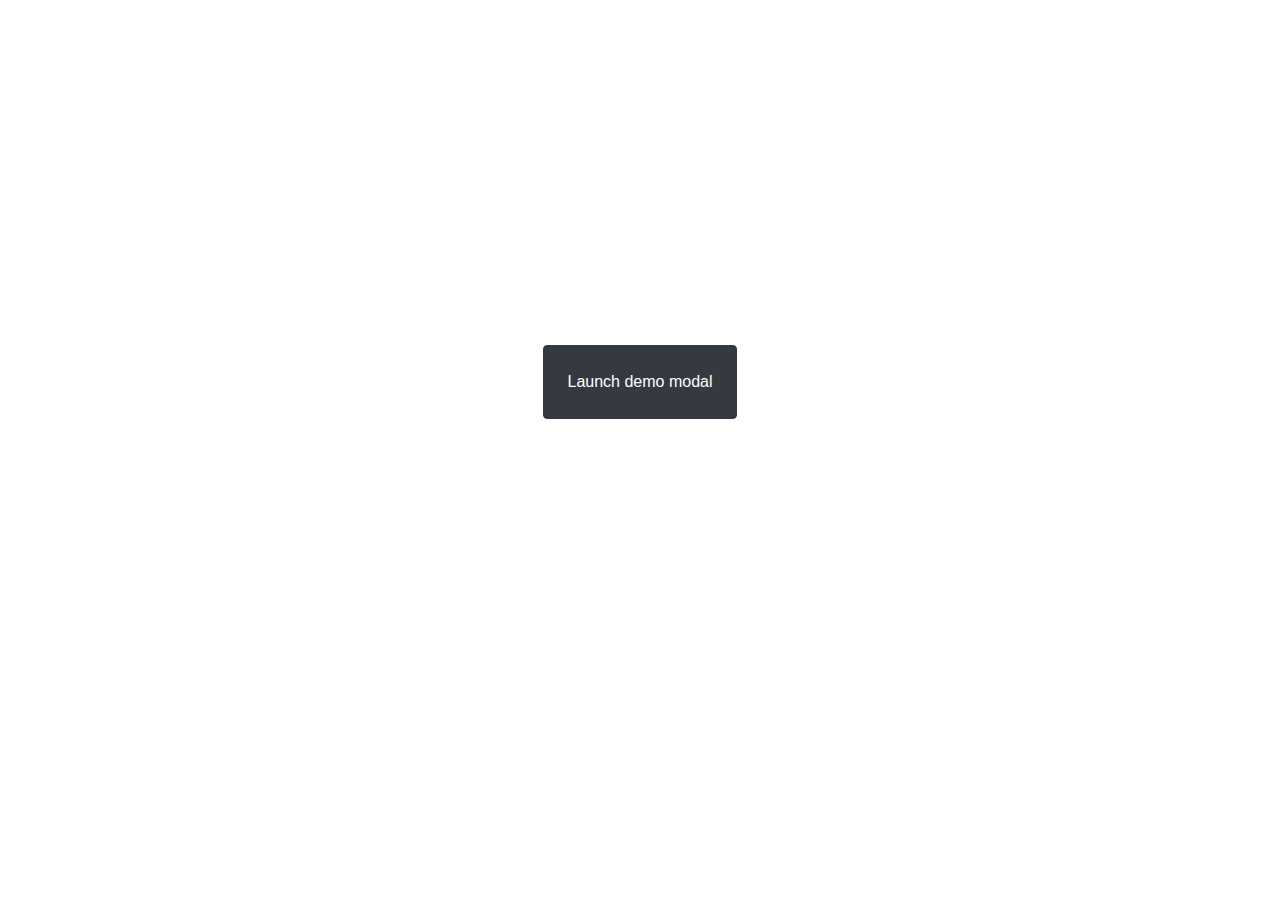
<file: model/index.html>
<!DOCTYPE html>
<html lang="en">
<head>
  <meta charset="UTF-8">
  <meta name="viewport" content="width=device-width, initial-scale=1.0">
  <title>Bootstrap Modal Example</title>
  <!-- Bootstrap CSS -->
  <link rel="stylesheet" href="https://stackpath.bootstrapcdn.com/bootstrap/4.3.1/css/bootstrap.min.css">
  <link rel="stylesheet" href="style.css">
  <link rel="stylesheet" href="https://cdnjs.cloudflare.com/ajax/libs/animate.css/4.1.1/animate.min.css" />
  
</head>
<body>
  <!-- Button trigger modal -->
   <div id="bt">
  <button type="button;" class="btn btn-dark p-4" data-toggle="modal" data-target="#exampleModalCenter" onclick="change2()">
    Launch demo modal
  </button>
  </div>

  <!-- Modal -->
  <div class="modal fade" id="exampleModalCenter" tabindex="-1" role="dialog" aria-labelledby="exampleModalCenterTitle" aria-hidden="true">
    <div class="modal-dialog modal-dialog-centered" role="document">
      <div class="modal-content">
        <div class="modal-header">
          <h5 class="modal-title" id="exampleModalLongTitle" ><h1 id="head" class="animate__animated" style="position: relative;left:130px;">WELCOME</h1></h5>
          <button type="button" class="close" data-dismiss="modal" aria-label="Close" >
            <span aria-hidden="true">&times;</span>
          </button>
        </div>
        <div class="modal-body">
            <div id="accordin">
                <div class="accordin-item" onclick="change2()">
                    <div class="heading">what is HTML?</div>
                    <div class="para hide">
                    <ul style="text-align: left;">
                    <li>HTML stands for Hyper Text Markup Language</li>
                    <li>HTML is the standard markup language for creating Web pages</li>
                    <li>HTML describes the structure of a Web page</li>
                    
                    <li>HTML elements tell the browser how to display the content</li>
                </ul>
                </div>
                </div>
                <div class="accordin-item" onclick="change2()">
                    <div class="heading">what is CSS?</div>
                    <div class="para hide">
                        <ul style="text-align: left;">
                            
                            <li>CSS stands for Cascading Style Sheets</li>
                            <li>CSS describes how HTML elements are to be displayed on screen, paper, or in other media</li>
                            <li>External stylesheets are stored in CSS files</li>
                            <li>CSS saves a lot of work. It can control the layout of multiple web pages all at once</li>
                          </ul>
                    </div>
                </div>
                <div class="accordin-item" onclick="change2()">
                    <div class="heading">what is JS?</div>
                    <div class="para hide">
                        <ul style="text-align: left;">
    
                        <li >JavaScript is the Programming Language for the Web.</li>
                        <li>JavaScript can update and change both HTML and CSS.</li>
                        <li>JavaScript can calculate, manipulate and validate data.</li>
                      </ul>
                    </div>
                </div>
                <div>
                  <p id="evenodd"></p>
                  <p id="para"></p>
                  <button id="bt2">--</button>
                  
                  <button id="bt3">Reset</button>
                  
                  <button id="bt4">++</button>
                </div>
            </div>
            
            
        </div>
        <div class="modal-footer">
          <button type="button" class="btn btn-secondary" data-dismiss="modal">Close</button>
          <button type="button" class="btn btn-primary">Save changes</button>
          
        </div>
      </div>
    </div>
  </div>

  <!-- jQuery first, then Popper.js, then Bootstrap JS -->
  <script src="https://code.jquery.com/jquery-3.3.1.slim.min.js"></script>
  <script src="https://cdnjs.cloudflare.com/ajax/libs/popper.js/1.14.7/umd/popper.min.js"></script>
  <script src="https://stackpath.bootstrapcdn.com/bootstrap/4.3.1/js/bootstrap.min.js"></script>
  <script src="./script.js"></script>
</body>
</html>
</file>
<file: movielibrary/index.html>
<!DOCTYPE html>
<html lang="en">
<head>
    <meta charset="UTF-8">
    <meta name="viewport" content="width=device-width, initial-scale=1.0">
    <title>Document</title>
    <link rel="stylesheet" href="style.css">
</head>
<body>
    <div id="input">
        <input type="text" placeholder="Enter url" id="url">
        <input type="text" placeholder="Enter title" id="title">
        <input type="text" placeholder="Enter price" id="price">

        <button id="btn">click me</button>
    </div>
    <div id="output">

    </div>
    <script src="./index.js"></script>
</body>
</html>
</file>
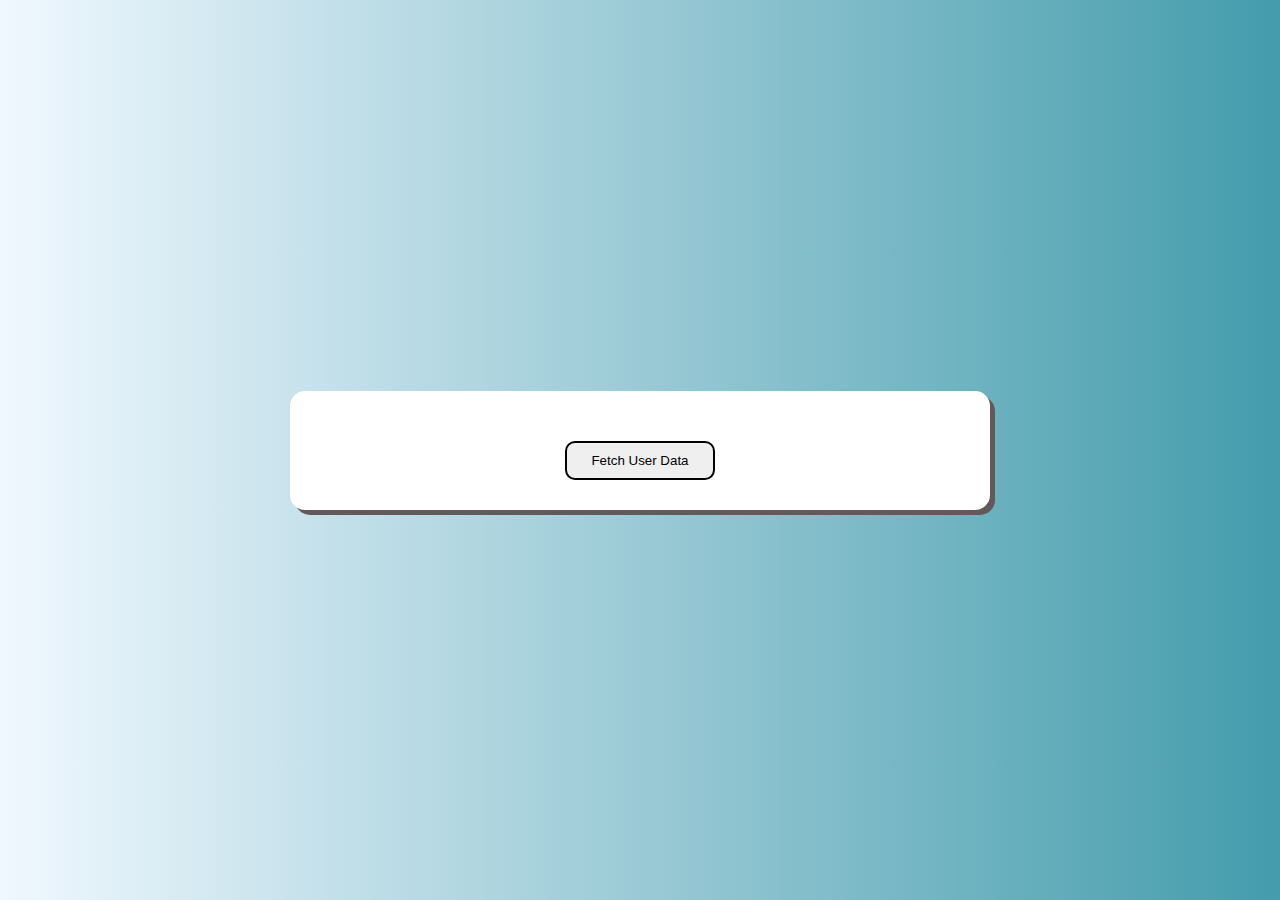
<file: newuser/index.html>
<!DOCTYPE html>
<html lang="en">
<head>
    <meta charset="UTF-8">
    <meta name="viewport" content="width=device-width, initial-scale=1.0">
    <title>Fetch and Display User Data</title>
    <link rel="stylesheet" href="styles.css">
</head>
<body>
    <div id="main">
        <div id="user-data"></div>
        <button id="btn">Fetch User Data</button>
    </div>

    <script src="index.js"></script>
</body>
</html>
</file>
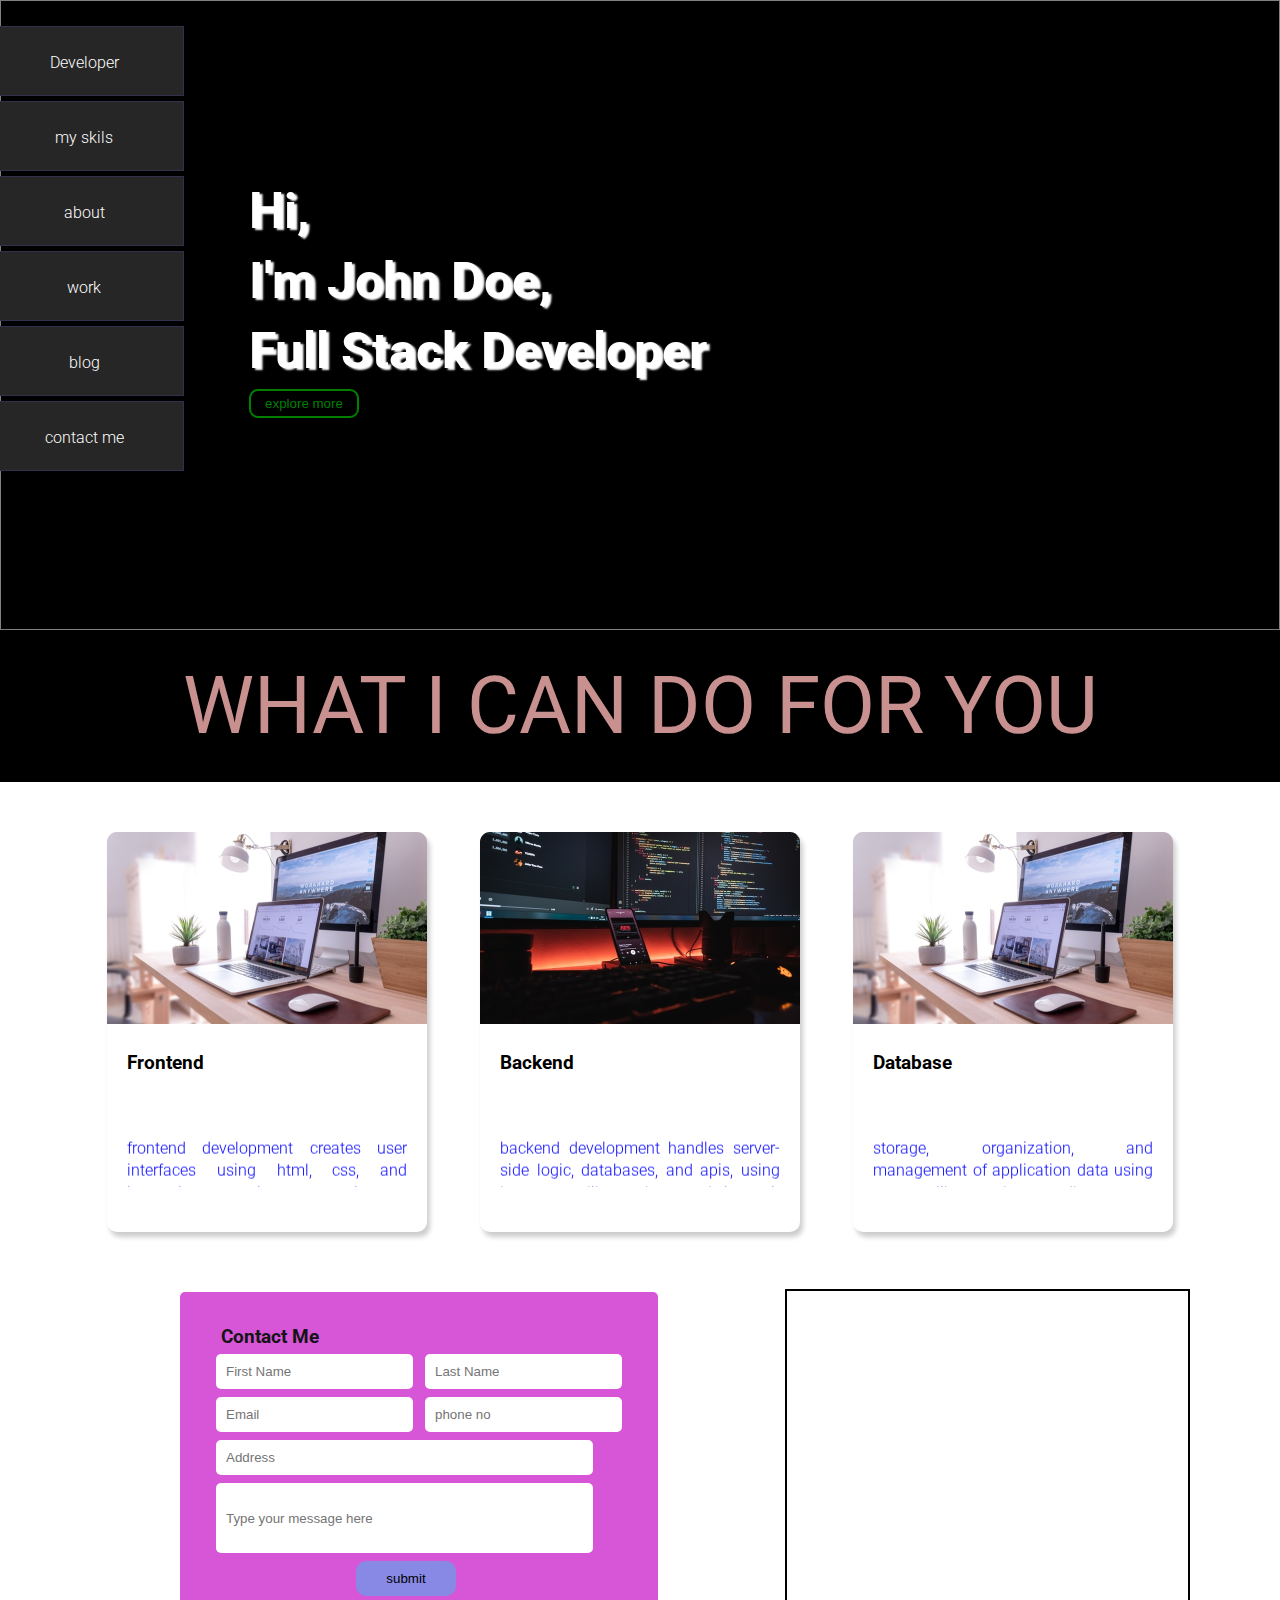
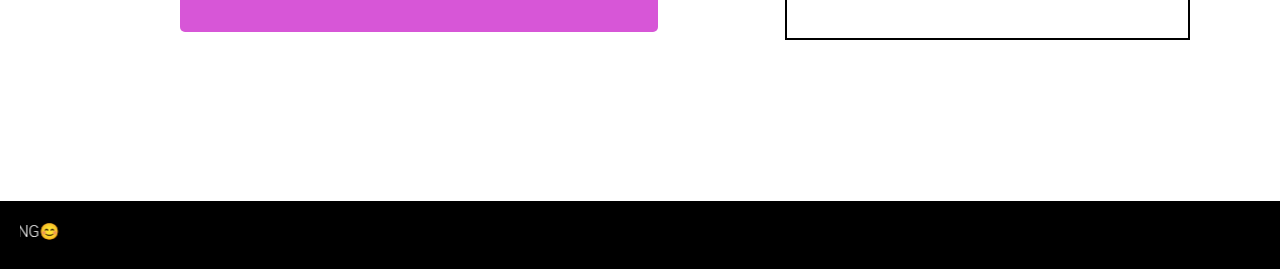
<file: portfolio/index.html>
<!DOCTYPE html>
<html lang="en">
  <head>
    <meta charset="UTF-8" />
    <meta http-equiv="X-UA-Compatible" content="IE=edge" />
    <meta name="viewport" content="width=device-width, initial-scale=1.0" />
    <title>Developer | Landing Page</title>
    <link rel="stylesheet" href="style.css" />
  </head>
  <body>
    <section class="hero_section"> 
      <div class="text_container">
        <div class="box"> Developer</div>
        <div class="box">my skils</div>
        <div class="box">about</div>
        <div class="box">work</div>
        <div class="box">blog</div>
        <div class="box">contact me</div>
        <h1>Hi,</h1>
        <h1>I'm John Doe,</h1>
        <h1>Full Stack Developer</h1>
       <h1><button>explore more</button></h1>
       </div>
       
    </section>
    <section class="black_box">
      <h2><span>What I Can Do for You</span></h2>
    </section>
    <section class="work">
      <div class="grid_item">
        <div class="card">
          <div class="image_container">
            <img src="web.png" alt="web development" />
          </div>
          <div class="card_content">
            <h3>Frontend</h3>
            <marquee width="100%" direction="up" height="100px">
              <p>
                Frontend development creates user interfaces using HTML, CSS, and JavaScript, ensuring responsiveness and performance. It often uses frameworks like React and Angular.
              </p>
              </marquee>
           
          </div>
        </div>
      </div>
      <div class="grid_item">
        <div class="card">
          <div class="image_container">
            <img src="mobile.png" alt="app development" />
          </div>
          <div class="card_content">
            <h3>Backend</h3>
            <marquee width="100%" direction="up" height="100px">
              <p>
                Backend development handles server-side logic, databases, and APIs, using languages like Python and Java. It ensures data processing, storage, and server management.
              </p>
              </marquee>
           
          </div>
        </div>
      </div>
      <div class="grid_item">
        <div class="card">
          <div class="image_container">
            <img src="web.png" alt="web development" />
          </div>
          <div class="card_content">
            <h3>Database</h3>
            <marquee width="100%" direction="up" height="100px">
              <p>
                Storage, organization, and management of application data using systems like MySQL, MongoDB.
              </p>
              </marquee>
           
          </div>
        </div>
      </div>
    </section>
    <section class="bottom_section">
      <div class="contact">
        <h3>Contact Me</h3>
        <form class="forms">
          <div id="formname" >
          <input type="text" placeholder="First Name" >
          <input type="text" placeholder="Last Name"  name="ln">
          <div>
            <div id="email" >
              <input type="email" placeholder="Email"  name="mail">
              <input type="tel" placeholder="phone no"  name="phone no">
            </div>
            <div id="Address">
              <input type="text" placeholder="Address"  name="add" style="width: 377px;">
              
              
            </div>
            <div><input type="text" placeholder="Type your message here"  name="msg" style="width: 377px; height: 70px;"></div>
            <div id="lst"><input type="submit"   value="submit"style="width: 100px;"></div>
        </form>
      </div>
    </section>
     
     <div class="map">
       <iframe src="https://www.google.com/maps/embed?pb=!1m18!1m12!1m3!1d3806.4685473004265!2d78.44549907501131!3d17.43727418345846!2m3!1f0!2f0!3f0!3m2!1i1024!2i768!4f13.1!3m3!1m2!1s0x3bcb90c8a05d2125%3A0xee84a18a25bbfce2!2sNaresh%20i%20Technologies!5e0!3m2!1sen!2sin!4v1716216120676!5m2!1sen!2sin" width="400" height="340" style="border:0;" allowfullscreen="" loading="lazy" referrerpolicy="no-referrer-when-downgrade"></iframe>
      </div>
     
    <footer><marquee direction="right">Happy Coding😊</marquee></footer>
  </body>
</html>
</file>
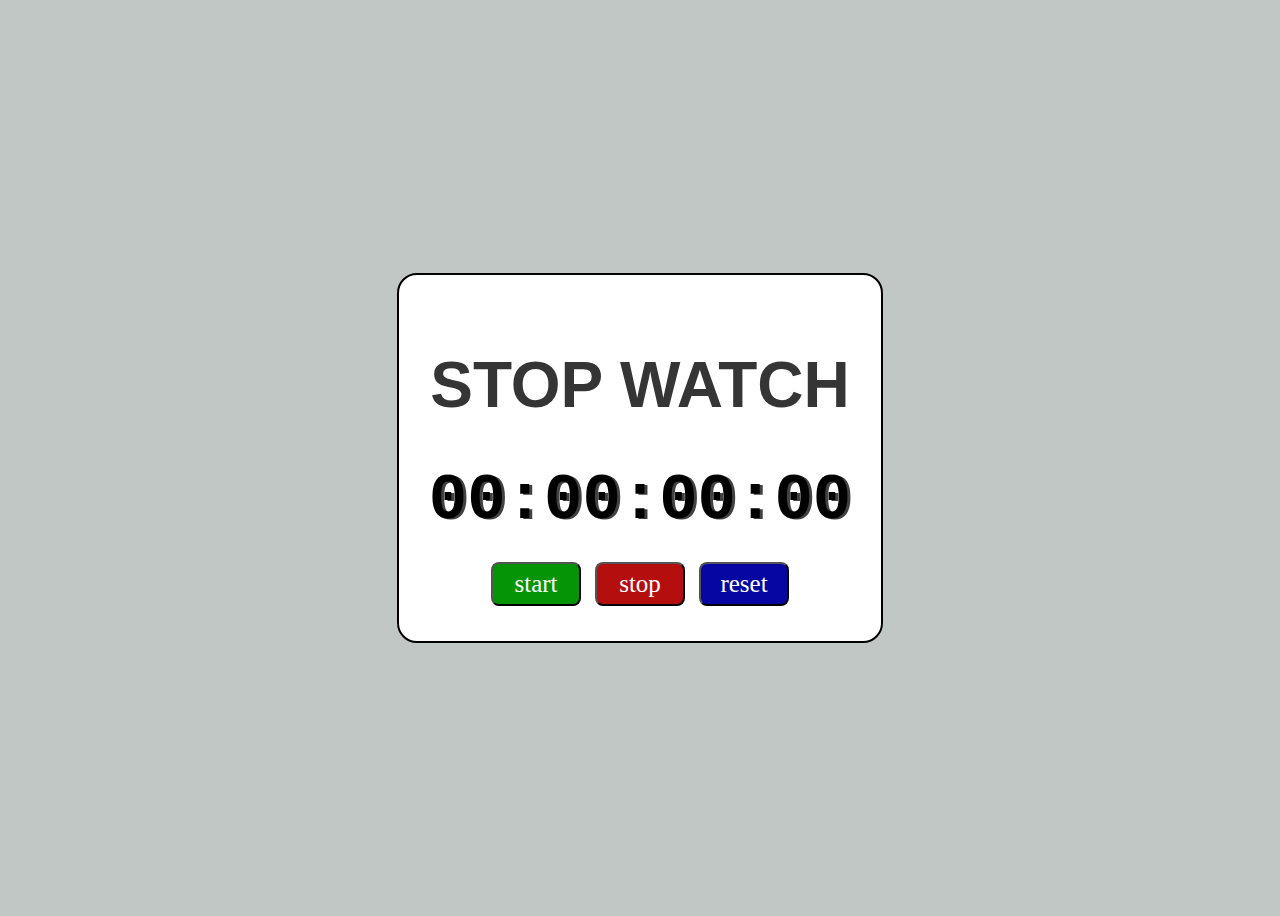
<file: stopwatch/index.html>
<!DOCTYPE html>
<html lang="en">
<head>
    <meta charset="UTF-8">
    <meta name="viewport" content="width=device-width, initial-scale=1.0">
    <title>StopWatch</title>
    <link rel="stylesheet" href="style.css">
</head>
<body>
    <div id="main">
    <h1 id="heading1">STOP WATCH</h1>
     <div id="container">
        00:00:00:00
     </div>
     <div id="controls">
        <button id="startbtn" onclick="start()">start</button>
        <button id="stopbtn" onclick="stop()">stop</button>
        <button id="resetbtn" onclick="reset()">reset</button>
     </div>
    </div> 
    <script src="script.js"></script>
</body>
</html>
</file>
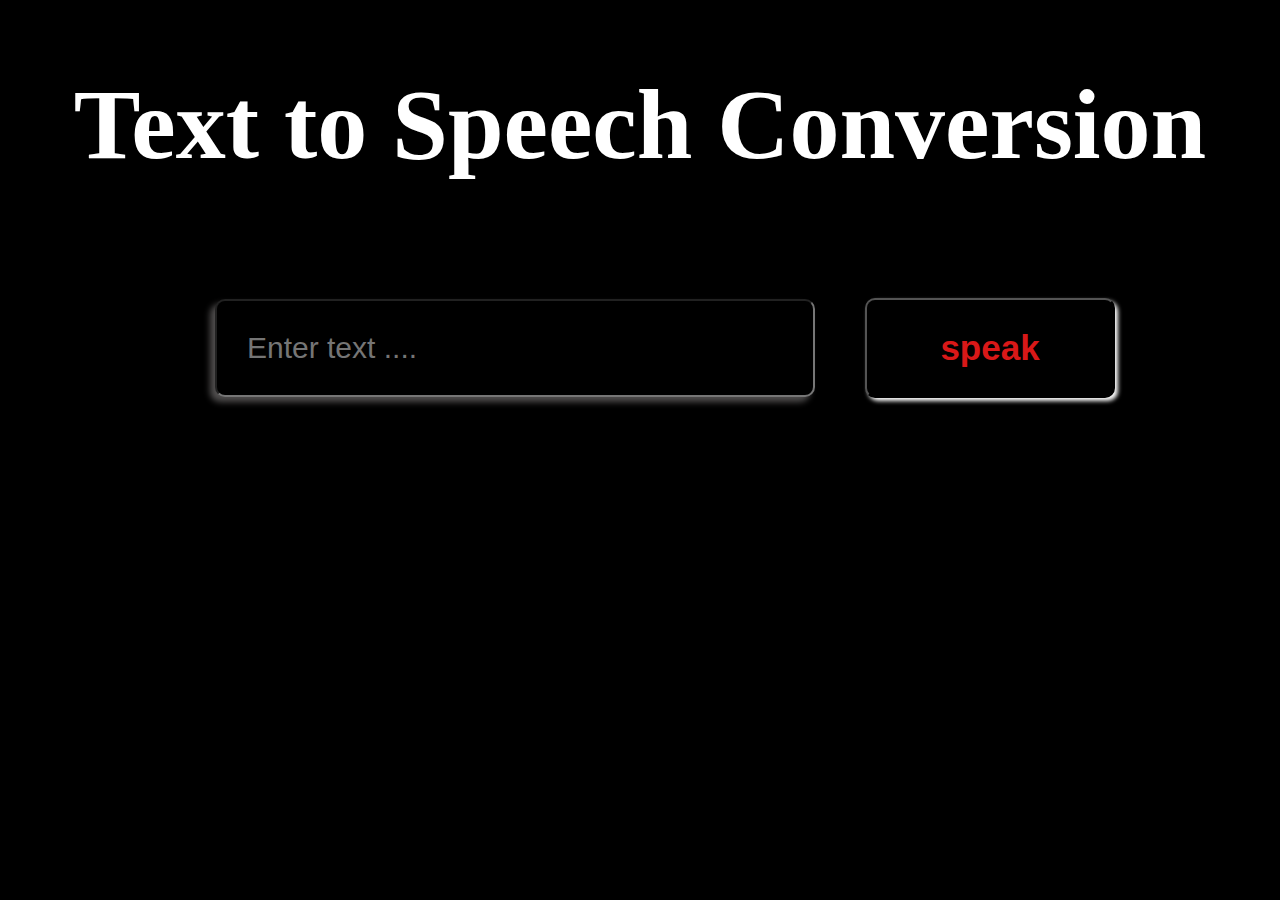
<file: text to speech/index.html>
<!DOCTYPE html>
<html lang="en">
<head>
    <meta charset="UTF-8">
    <meta name="viewport" content="width=device-width, initial-scale=1.0">
    <title>Text to speech</title>
    <link rel="stylesheet" href="style.css">
</head>
<body>
    <h1>Text to Speech Conversion</h1>
    <div>
        <input type="text" placeholder="Enter text ...." id="ip">
        <button onclick="speak()" id="btn">speak</button>
    </div>
    <p id="para">hii</p>
    <script>
        function speak(){ 
            
            var text=document.getElementById('ip').value;
            var utterance=new SpeechSynthesisUtterance(text);
            speechSynthesis.speak(utterance);   
        }
    </script>
</body>
</html>
</file>
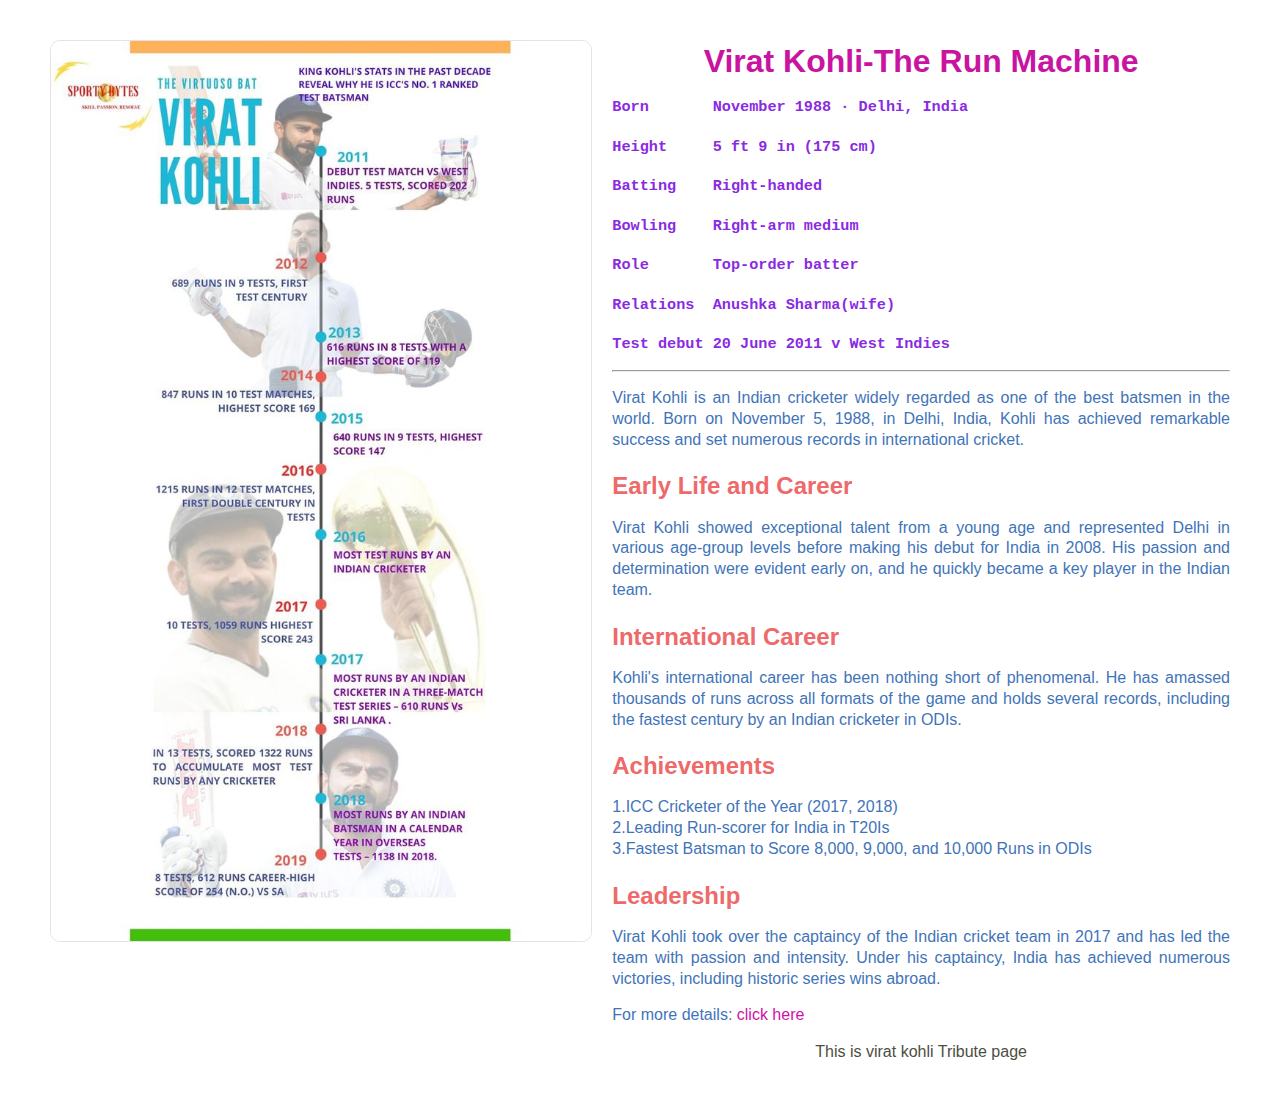
<file: tribute/index.html>
<!DOCTYPE html>
<html lang="en">
<head>
    <meta charset="UTF-8">
    <meta name="viewport" content="width=device-width, initial-scale=1.0">
    <title>Tribute</title>
    <link rel="stylesheet" href="style.css">
</head>
<body>
    <div class="container">
    <img src="./Infographic Of Virat Kohli.jpg" alt="virat kohli">
   <div class="content">
    <h1 id="name">Virat Kohli-The Run Machine</h1>
<pre><h3>Born       November 1988 · Delhi, India<br>
Height     5 ft 9 in (175 cm)<br>
Batting    Right-handed<br>
Bowling    Right-arm medium<br>
Role       Top-order batter<br>
Relations  Anushka Sharma(wife)<br>
Test debut 20 June 2011 v West Indies</h3></pre><hr>
    <p>Virat Kohli is an Indian cricketer widely regarded as one of the best batsmen in the world. Born on November 5, 1988, in Delhi, India, Kohli has achieved remarkable success and set numerous records in international cricket.</p>
    <h2>Early Life and Career</h2>
    <p>Virat Kohli showed exceptional talent from a young age and represented Delhi in various age-group levels before making his debut for India in 2008. His passion and determination were evident early on, and he quickly became a key player in the Indian team.</p>
    <h2>International Career</h2>
    <p>Kohli's international career has been nothing short of phenomenal. He has amassed thousands of runs across all formats of the game and holds several records, including the fastest century by an Indian cricketer in ODIs.</p>
    <h2>Achievements</h2>
    <p>1.ICC Cricketer of the Year (2017, 2018)<br>
    2.Leading Run-scorer for India in T20Is<br>
        3.Fastest Batsman to Score 8,000, 9,000, and 10,000 Runs in ODIs</p>
    <h2>Leadership</h2>
    <p>Virat Kohli took over the captaincy of the Indian cricket team in 2017 and has led the team with passion and intensity. Under his captaincy, India has achieved numerous victories, including historic series wins abroad.</p>
    <p>For more details:<a href="https://www.bing.com/ck/a?!&&p=23278b1410e18636JmltdHM9MTcxNDY5NDQwMCZpZ3VpZD0wMTQ1ZWMxNy02OTFhLTY0NzUtMTJmNy1mZTM4NjhhODY1MmEmaW5zaWQ9NTUyNw&ptn=3&ver=2&hsh=3&fclid=0145ec17-691a-6475-12f7-fe3868a8652a&psq=virat+kohli+bio+data&u=a1aHR0cHM6Ly9lbi53aWtpcGVkaWEub3JnL3dpa2kvVmlyYXRfS29obGk&ntb=1" target="_blank"> click here</a></p>
    <p id="tribute">This is virat kohli Tribute page</p>
</div> </div>  
</body>

</html>
</file>
<file: flex/style.css>
*{
    box-sizing: border-box;
    margin: 1px;
}
#myh1{
   background-color: rgb(211, 30, 205);
   width: 200px;
   height: 200px;
   display: flex;
   justify-content: center;
   align-items: center;
   font-size: 50px;
}
#myh1:hover{
    background-color:hsl(72, 68%, 47%);
    
}
h1{
   text-align: center;   
}
</file>
<file: frontend mentor/style.css>
*{
    box-sizing: border-box;
   
 
   
}
body
{
    background-color:black;
    display:flex;
    text-align: center;
    justify-content: center;
    height: 100vh;
    align-items: center;
}
.main
{
    height:max-content;
    width: max-content;
    background-color: rgb(34, 35, 33);
   
   
    padding: 40px;
    text-align: center;
    color: white;
    border-radius: 10px;
    
}
.box{
    border: 2px ;
    
   
    background-color: rgb(8, 6, 6);
    padding: 10px;
    margin: 15px;
    border-radius: 10px;
}
img{
    border-radius: 100%;;
}
h3{
    color: yellow;
}
</file>
<file: game/style.css>
*{
    margin: 0;
    padding: 0;
    text-align: center;
}
h1{
    background-color: rgb(14, 14, 16);
    color: aqua;
    line-height:5rem;
    min-height: 5rem;
}
.choice{
    height: 250px;
    width: 200px;
    display: flex;
    justify-content: center;
    align-items: center;
    padding: 5px;
    border-radius: 50%;
  
}
.choice:hover{
    cursor: pointer;
   
  
}
img{
    height: 250px;
    width: 300px;
    object-fit: cover;
    border-radius:50%;padding: 25px;;

}
.choices{
    display: flex;
    align-items: center;
    justify-content: center;
    gap: 3rem;
    margin-top: 5rem;
}
.score-board{
    align-items: center;
    display: flex;
    justify-content: center;
    gap: 3rem;
    margin-bottom: 5rem;
    margin-top: 3rem;
    font-size: 3rem;
}

#msg{
    margin-bottom: 3rem;
    font-size: 2rem;
    background-color: rgb(8, 8, 24);
    color: white;
    display: inline;
    border-radius:1rem;
    padding: 1rem;
    
}
</file>
<file: model/style.css>
*{
    box-sizing: border-box;
}
.accordin-item{
    border:1px solid black
}
.heading{
    background-color:aqua;
    color:black;
}
.hide{
    display: none;
}
.heading:hover {
    cursor: pointer;
}
.modal-dialog {
    max-height:150vh;

    /* Adjust the max-width according to your preference */
 }
 body{
    
    text-align: center;
    
}
#bt{
  
   margin-top: 345px;
}

 .heading{
    padding: 10px;
 }
 .model-header h1{
    
    text-align: center;
 }
 #bt2{
    background-color: aqua;
    border-radius: 5px;
    width: 70px;
 }
 #bt3{
   
    border-radius: 5px;
    background-color: aqua;
    width: 70px;
 }
 #bt4{
   
    border-radius: 5px;
    background-color: aqua;
    width: 70px;
 }
 #evenodd{
    margin-top: 10px;
    color:red;
 }
</file>
<file: movielibrary/style.css>
*{
    box-sizing: border-box;
}
body{
    background-color:black;
    display: flex;
    flex-direction: column;
    align-items: center;
}
#output{
    max-width: 1280px;
    display: grid;
    grid-template-columns: repeat(4,auto);
    
}
.card{
    padding: 30px;
    border-radius: 30px;
    height: 350px;
    width: 300px;
    background-color:hwb(0 90% 9%);
    margin: 10px;
    text-align: center;
}
.card img{
    height: 200px;
    width: 200px;
}
#url{
      padding: 10px;
      border-radius: 5px;
      margin: 40px;
}
#title{
        padding: 10px;
        border-radius: 5px;
        margin: 40px;
}
#price{
        padding: 10px;
        border-radius: 5px;
        margin: 40px;
}
#btn{
    padding:10px;
    border-radius: 5px;
    margin: 40px;
}
</file>
<file: newuser/styles.css>
* {
    box-sizing: border-box;
}
body {
    background: linear-gradient(to right, aliceblue, rgb(68, 156, 172));
    height: 100vh;
    display: flex;
    flex-direction: column;
    justify-content: center;
    align-items: center;
    margin: 0;
}
#main {
    padding: 30px;
    border-radius: 15px;
    background-color: white;
    height: auto;
    width: 700px;
    box-shadow: 5px 5px rgb(98, 90, 90);
    transition: transform 0.3s ease-in-out;
}
#main:hover {
    transform: scale(1.05);
}
img {
    border-radius: 50%;
    align-items: center;
    height: 200px;
}
/* .hidden {
    display: none;
} */
#btn {
    margin-top: 20px;
    border-radius: 10px;
    padding: 10px;
    border: 2px solid black;
    width: 150px;
    transition: transform 0.3s ease-in-out;
    display: block;
    margin-left: auto;
    margin-right: auto;
}
#btn:hover {
    transform: scale(1.1);
}
.field-container {
    margin: 5px;
    width: 31%;
    height: 100px;
    display: inline-flex;
   
    justify-content: space-between;
    background-color: black;
   
    color: white;
    padding: 10px;
    border-radius: 5px;
    text-align: left;
}
.field-container:hover .hidden {
    display: block;
}
.label, .value {
    flex: 1;
}
.label {
    font-weight: bold;
}
</file>
<file: portfolio/style.css>
@import url("https://fonts.googleapis.com/css2?family=Roboto:ital,wght@0,100;0,300;0,400;0,500;0,700;0,900;1,100;1,300;1,400;1,500;1,700;1,900&display=swap");
* {
  margin: 0;
  padding: 0;
  box-sizing: border-box;
  
}

html,
body {
  line-height: 1.4;
  font-weight: 300;
  font-family: "Roboto", sans-serif;
}

.hero_section {
  height:70vh;

  background-color: #000;
  display: flex;
  border: 1px solid #808080;
  position: relative;
  
  
  
  /*
  background-image: url();
  
  min-height: 100vh;
  background-position: center;
  background-size: cover;
  background-repeat: no-repeat;*/
}
.hero_section div{
  position: relative;
  left: -220px;
  height: 70px;

  margin-bottom: 5px;
  text-align: center;
  padding-top: 25px;
  
  margin-top: 0px;
  
  
}
h1{
  position: relative;
  top:-300px;
  left: 50px;
  font-size: 50px;
  text-align: left;
  text-shadow: 3px 2px 2px;
  
}
h1:hover{
  color: aqua;

  
}
.box{
  background-color: rgb(39, 38, 38);
  border: 1px solid rgb(49, 49, 75);
  width: 200px;
  position: relative;
  margin-left: 5px;

}
.box:hover{
  background-color: white;
  color: black;
  transform: scale(1.04);
  box-shadow: 3px 5px 5px rgba(1, 1, 1, 0.3);
 
}
button{
  position: relative;
  bottom: 30px;
  padding: 5px;
  border-radius: 9px;
  border: 2px solid green;
  background-color: black;
  color: green;
  width: 110px;
}
button:hover{
  transform: scale(1.2);
}
  

.text_container {
  color: white;
  max-width: 900px;
  margin: 0 auto;
  padding-top: 64px;
  padding-left: 16px;
}
.lg_text {
  font-size: 72px;
  font-weight: 400;
}
.black_box {
  background-color: #000;
  padding: 20px;
}
.black_box h2 {
  font-size: 72px;
  color: rgb(201, 144, 144);
  text-align: center;
  font-weight: 300;
}

.black_box h2 span {
  font-weight: 400;
  font-size: 80px;
}
.black_box h2:hover{
  color: white;
}
.work {
  display: grid;
  gap: 20px;
  grid-template-columns: repeat(auto-fit, minmax(320px, 1fr));

  max-width: 1100px;
  margin: 50px auto;
}
.grid_item {
  display: flex;
  justify-content: center;
  align-items: center;
}
.card {
  max-width: 320px;
  height: 400px;
  border-radius: 10px;
  box-shadow: 3px 5px 5px rgba(1, 1, 1, 0.2);
  transition: 0.2s ease-in-out;
}
.card:hover {
  transform: scale(1.04);
  box-shadow: 3px 5px 5px rgba(1, 1, 1, 0.3);
  transition: 0.2s ease-in-out;
}
.card_content {
  padding: 20px;
}
.card_content h3 {
  margin-bottom: 10px;
}
.bottom_section {
  display: flex;
}
.contact {
  background-color:#D756D7;
  margin: 10px;
  position: relative;
  left: 170px;
  border-radius: 5px;
  text-align: left;
  background-position: center;
  
  
}
.forms div>input{
  padding: 10px;
  border-radius: 5px;
  margin: 4px;
  background-color: white;
  border: 0px;
  
}

.contact h3{
  color:rgb(20, 20, 22);
  position: relative;
  left: 9px;
}
.contact:hover {
  transform: scale(1.04);
  box-shadow: 3px 5px 5px rgba(1, 1, 1, 0.3);
  transition: 0.2s ease-in-out;
}
.about {
  background-color: #722300;
}
.contact,
.about {
  min-height: 300px;
  padding: 32px;
  color: white;
}
.about h2,
.contact h2 {
  font-size: 64px;
  font-weight: 300;
}
.about p,
.contact p {
  margin-bottom: 20px;
}
#lst>input{
 
  position: relative;
  left:140px;
  padding: 10px;
  background-color: rgb(136, 136, 229);
  border-radius: 10px;
  
  
}
#lst:hover{
  transform: scale(1.2);
}
.map{
  position: relative;
  top: -353px;
  left: 785px;
  border:2px solid black;
  width: 405px;
  margin-bottom: -15%;
}
.map:hover{
  transform: scale(1.03);
}
p{
  text-align: justify;
  text-transform: lowercase;
  color: blue;
  font-weight: 20px;
}
p:hover{
  color: red;
  
}
.black_box h2 span {
  
  position: relative;
  display: inline-block;
  text-transform: uppercase;
  animation: waviy 1s infinite;
  animation-delay: calc(.1s * var(--i));
}
/* Existing CSS rules */

/* Paste the animation keyframes */
@keyframes waviy {
  0%, 40%, 100% {
    transform: translateY(0);
  }
  20% {
    transform: translateY(-20px);
  }
}

.black_box h2 span {
  /* Retain existing font styles */
  animation: waviy 1s infinite;
  animation-delay: calc(.1s * var(--i));
}

/* Define --i variable */
.black_box h2 span {
  --i: 1; /* You can adjust the value of --i as needed */
}



footer {
  text-align: center;
  text-transform: uppercase;
  background-color: #000;
  padding: 20px;
  color: white;
}
/*
@media (max-width: 786px) {
  .hero_section {
    min-height: 50vh;
  }
  .text_container {
    padding: 10px 0;
    text-align: center;
  }
  .lg_text {
    font-size: 32px;
  }
  .black_box h2 {
    font-size: 24px;
  }
  .black_box h2 span {
    font-weight: 400;
    font-size: 32px;
  }
  .bottom_section {
    flex-direction: column;
  }
  h1 {
    font-size: 32px;
  }
  .about h2,
  .contact h2 {
    font-size: 32px;
  }
}
.forms{
  padding: 20px;
  border-radius: 20px;
}
*/
</file>
<file: stopwatch/style.css>
*{
    box-sizing: border-box;
    
}
body
{
    justify-content: center;
    height: 100vh;
    align-items: center;
    background-color: hsl(150, 5%, 77%);
    display: flex;
    flex-direction: column;

}

#main{
    border: 2px solid black;
    padding: 30px;
    border-radius: 20px;
    background-color: white;
   
    text-align: center;
}
#heading1
{
    font-family: 'Gill Sans', 'Gill Sans MT', Calibri, 'Trebuchet MS', sans-serif;
    font-size: 4rem;
    color: rgb(54, 53, 53);
    
}
#container
{
    font-size: 4rem;
    margin-bottom: 20px;
    font-weight: bold;
    font-family: monospace;
    text-shadow:3px 1px rgb(67, 66, 66);

}

#controls button
{
   min-width: 90px;
   padding: 6px;
   border-radius: 8px;
   color: white;
   font-weight: 300;
   justify-content: space-between;
   cursor: pointer;
   margin: 5px;
}

#startbtn
{   font-family: 'Times New Roman', Times, serif;
    font-size:25px;
    background-color: hsl(120, 93%, 30%);
}
#startbtn:hover
{   
    background-color: hsl(120, 93%, 20%);
}



#stopbtn
{   font-family: 'Times New Roman', Times, serif;
    font-size:25px;
    background-color: hsl(0, 86%, 38%);
}
#stopbtn:hover
{   
    background-color: hsl(0, 86%, 28%);
}
#resetbtn
{   font-family: 'Times New Roman', Times, serif;
    font-size:25px;
    background-color: hsl(240, 93%, 33%);
}
#resetbtn:hover
{   
    background-color:  hsl(240, 93%, 23%);
}
</file>
<file: text to speech/style.css>
*
{
    box-sizing: border-box;
    background-color: black;
   
}
div{
    display: flex;
    justify-content: center;
    align-items: center;
   
   
}
#ip{
    padding: 30px;
    font-size: 30px;
    border-radius: 10px;
    box-shadow: -5px 5px 6px rgb(80, 78, 78);
    margin: 50px;
    width: 600px;
    color: white;
}
#btn
{
padding: 28px;
font-size:35px;
border-radius: 10px;
color: rgb(216, 24, 24);
width: 250px;
box-shadow: 3px 3px 4px white;
font-weight: bold;}
h1{
    font-size: 100px;
    justify-content: center;
    text-align: center;
    color: white;
}
h1:hover
{
    color: aqua;
    transform: scale(1.02); 
    cursor: pointer;
}
#btn:hover
{
   transform: scale(1.1);
}
#ip:hover
{
    transform: scale(1.1);

}
</file>
<file: tribute/style.css>
body, html {
    margin: 0;
    padding: 0;
    font-family: Arial, sans-serif;
}
#name{text-align: center;
       
}
img{
    margin-top: 20px;
    border-radius: 10px;
    margin-right: 20px;
    border-color: black salmon;
    max-width: 80%;
    height:900px;
    border: 0.1px solid rgb(233, 225, 225);
    
}
body{
    background-color: white;
    line-height:1.3;
}
p{
    text-align: justify;

}
.container{
    
    display: flex;
    height: auto;
    align-items: center;
    align-items: flex-start;
    margin-right: 30px;
    padding: 20px;
    margin-left: 30px;
}
h1, h2, p {
    margin-bottom: 10px;
    
     /* Add spacing between elements */
}
.content{
    flex: 1;
}
a{
    text-decoration: none;
    color:rgb(208, 18, 167) ;
}
pre{
    margin-left: 0%;
    color: blueviolet;
}
h1{
    color: rgb(201, 20, 161)
    ;
}
h2{
    color:rgb(238, 106, 106);
}
p{
    color:rgb(63, 116, 185);
}
hr{
    height: 2px solid black;

}
#tribute{
    text-align: center;
    color: rgb(78, 78, 63);}
</file>
